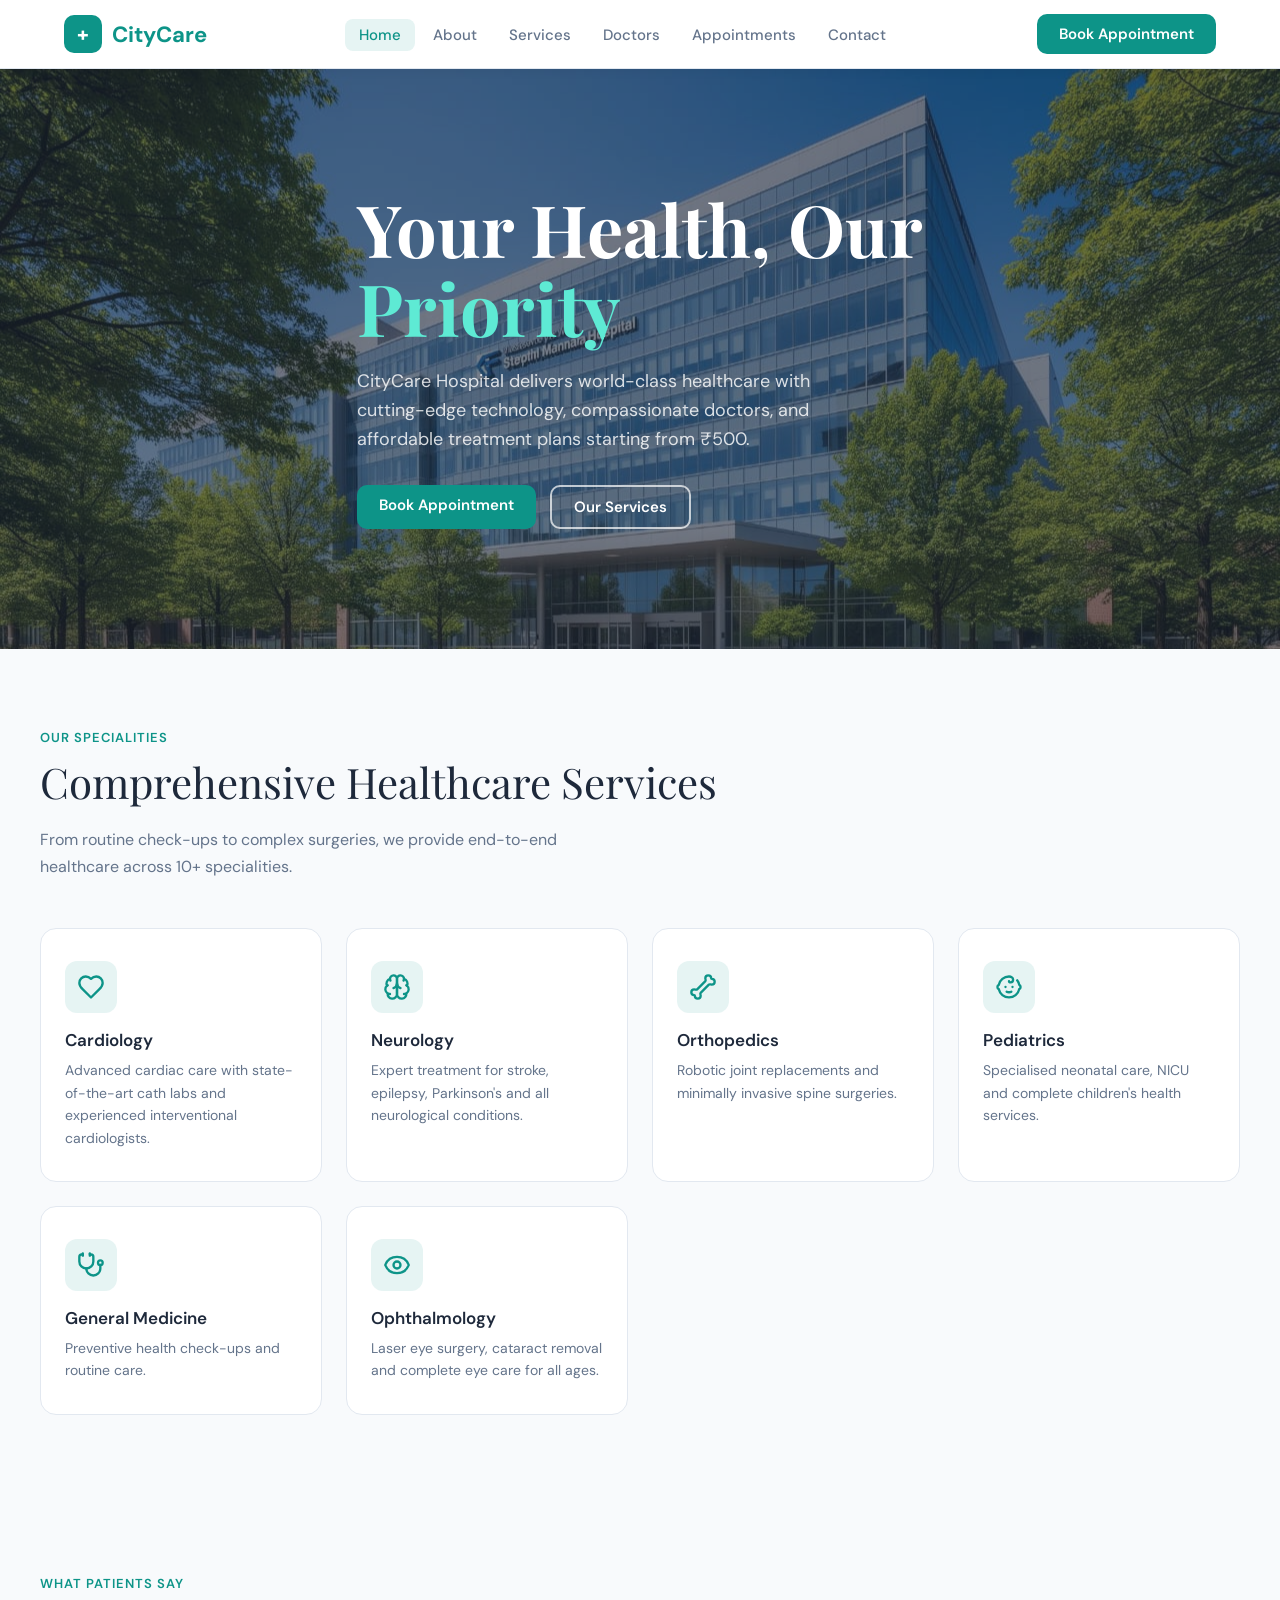
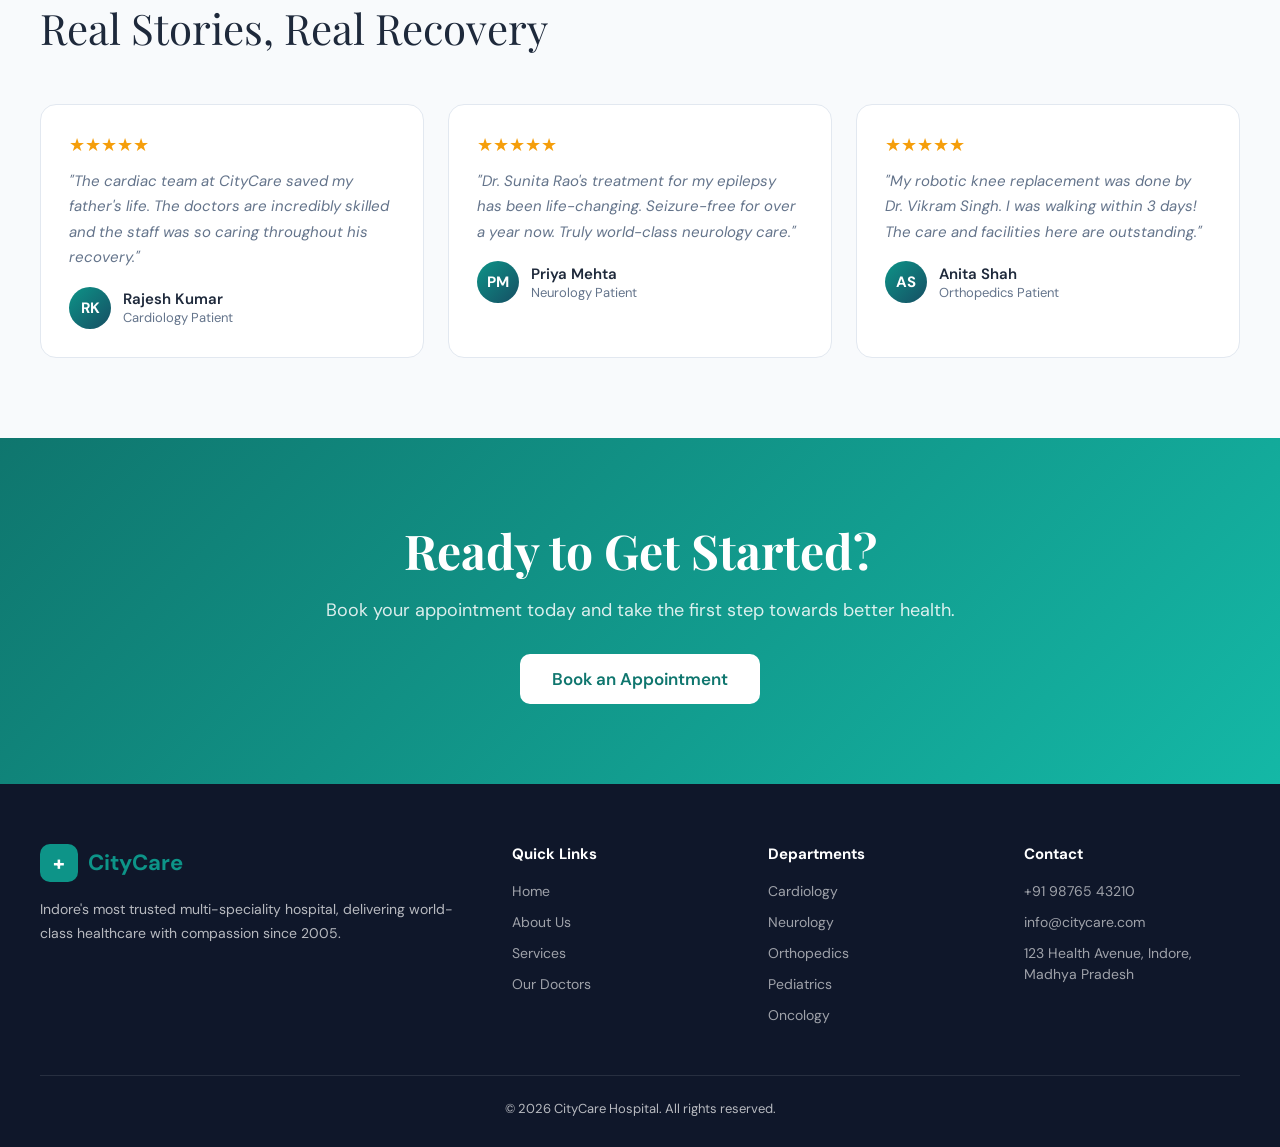
<file: index.html>
<!DOCTYPE html>
<html lang="en">

<head>
  <meta charset="UTF-8">
  <meta name="viewport" content="width=device-width, initial-scale=1.0">
  <title>CityCare Hospital | Home</title>
  <link
    href="https://fonts.googleapis.com/css2?family=Playfair+Display:wght@600;700&family=DM+Sans:wght@300;400;500;600&display=swap"
    rel="stylesheet">
  <link rel="stylesheet" href="style.css">

</head>

<body>

  <nav>
    <div class="nav-inner">
      <a class="logo" href="index.html">
        <div class="logo-icon">+</div>
        <span class="logo-text">
          City<span class="highlight">Care</span>
        </span>
      </a>
      <ul class="nav-links">
        <li><a href="index.html" class="active">Home</a></li>
        <li><a href="about.html">About</a></li>
        <li><a href="services.html">Services</a></li>
        <li><a href="doctors.html">Doctors</a></li>
        <li><a href="appointments.html">Appointments</a></li>
        <li><a href="contact.html">Contact</a></li>
      </ul>
      <a class="btn-primary" href="appointments.html">Book Appointment</a>
    </div>
  </nav>

  <!-- HERO -->
  <section class="hero">
    <div class="hero-bg"></div>
    <div class="hero-content">
      <h1>Your Health, Our<br><em>Priority</em></h1>
      <p>CityCare Hospital delivers world-class healthcare with cutting-edge technology, compassionate doctors, and
        affordable treatment plans starting from ₹500.</p>
      <div class="hero-btns">
        <a class="btn-primary" href="appointments.html">Book Appointment </a>
        <a class="btn-outline" href="services.html">Our Services</a>
      </div>
    </div>
  </section>


  <!-- SERVICES -->
  <section class="section" style="background:var(--light);">
    <div class="container">
      <div class="section-label">Our Specialities</div>
      <div class="section-title">Comprehensive Healthcare Services</div>
      <p class="section-sub">From routine check-ups to complex surgeries, we provide end-to-end healthcare across 10+
        specialities.</p>
      <div class="services-grid">
        <div class="service-card">
          <div class="service-icon">
            <svg xmlns="http://www.w3.org/2000/svg" width="24" height="24" viewBox="0 0 24 24" fill="none"
              stroke="currentColor" stroke-width="2" stroke-linecap="round" stroke-linejoin="round"
              class="lucide lucide-heart w-6 h-6 text-primary group-hover:text-primary-foreground transition-colors">
              <path
                d="M19 14c1.49-1.46 3-3.21 3-5.5A5.5 5.5 0 0 0 16.5 3c-1.76 0-3 .5-4.5 2-1.5-1.5-2.74-2-4.5-2A5.5 5.5 0 0 0 2 8.5c0 2.3 1.5 4.05 3 5.5l7 7Z">
              </path>
            </svg>
          </div>
          <h3>Cardiology</h3>
          <p>Advanced cardiac care with state-of-the-art cath labs and experienced interventional cardiologists.</p>
        </div>
        <div class="service-card">
          <div class="service-icon">
            <svg xmlns="http://www.w3.org/2000/svg" width="24" height="24" viewBox="0 0 24 24" fill="none"
              stroke="currentColor" stroke-width="2" stroke-linecap="round" stroke-linejoin="round"
              class="lucide lucide-brain w-6 h-6 text-primary group-hover:text-primary-foreground transition-colors">
              <path d="M12 5a3 3 0 1 0-5.997.125 4 4 0 0 0-2.526 5.77 4 4 0 0 0 .556 6.588A4 4 0 1 0 12 18Z"></path>
              <path d="M12 5a3 3 0 1 1 5.997.125 4 4 0 0 1 2.526 5.77 4 4 0 0 1-.556 6.588A4 4 0 1 1 12 18Z"></path>
              <path d="M15 13a4.5 4.5 0 0 1-3-4 4.5 4.5 0 0 1-3 4"></path>
              <path d="M17.599 6.5a3 3 0 0 0 .399-1.375"></path>
              <path d="M6.003 5.125A3 3 0 0 0 6.401 6.5"></path>
              <path d="M3.477 10.896a4 4 0 0 1 .585-.396"></path>
              <path d="M19.938 10.5a4 4 0 0 1 .585.396"></path>
              <path d="M6 18a4 4 0 0 1-1.967-.516"></path>
              <path d="M19.967 17.484A4 4 0 0 1 18 18"></path>
            </svg>
          </div>
          <h3>Neurology</h3>
          <p>Expert treatment for stroke, epilepsy, Parkinson's and all neurological conditions.</p>
        </div>
        <div class="service-card">
          <div class="service-icon">
            <svg xmlns="http://www.w3.org/2000/svg" width="24" height="24" viewBox="0 0 24 24" fill="none"
              stroke="currentColor" stroke-width="2" stroke-linecap="round" stroke-linejoin="round"
              class="lucide lucide-bone w-6 h-6 text-primary group-hover:text-primary-foreground transition-colors">
              <path
                d="M17 10c.7-.7 1.69 0 2.5 0a2.5 2.5 0 1 0 0-5 .5.5 0 0 1-.5-.5 2.5 2.5 0 1 0-5 0c0 .81.7 1.8 0 2.5l-7 7c-.7.7-1.69 0-2.5 0a2.5 2.5 0 0 0 0 5c.28 0 .5.22.5.5a2.5 2.5 0 1 0 5 0c0-.81-.7-1.8 0-2.5Z">
              </path>
            </svg>
          </div>
          <h3>Orthopedics</h3>
          <p>Robotic joint replacements and minimally invasive spine surgeries.</p>
        </div>
        <div class="service-card">
          <div class="service-icon">
            <svg xmlns="http://www.w3.org/2000/svg" width="24" height="24" viewBox="0 0 24 24" fill="none"
              stroke="currentColor" stroke-width="2" stroke-linecap="round" stroke-linejoin="round"
              class="lucide lucide-baby w-6 h-6 text-primary group-hover:text-primary-foreground transition-colors">
              <path d="M9 12h.01"></path>
              <path d="M15 12h.01"></path>
              <path d="M10 16c.5.3 1.2.5 2 .5s1.5-.2 2-.5"></path>
              <path
                d="M19 6.3a9 9 0 0 1 1.8 3.9 2 2 0 0 1 0 3.6 9 9 0 0 1-17.6 0 2 2 0 0 1 0-3.6A9 9 0 0 1 12 3c2 0 3.5 1.1 3.5 2.5s-.9 2.5-2 2.5c-.8 0-1.5-.4-1.5-1">
              </path>
            </svg>
          </div>
          <h3>Pediatrics</h3>
          <p>Specialised neonatal care, NICU and complete children's health services.</p>
        </div>
        <div class="service-card">
          <div class="service-icon">
            <svg xmlns="http://www.w3.org/2000/svg" width="24" height="24" viewBox="0 0 24 24" fill="none"
              stroke="currentColor" stroke-width="2" stroke-linecap="round" stroke-linejoin="round"
              class="lucide lucide-stethoscope w-6 h-6 text-primary group-hover:text-primary-foreground transition-colors">
              <path d="M11 2v2"></path>
              <path d="M5 2v2"></path>
              <path d="M5 3H4a2 2 0 0 0-2 2v4a6 6 0 0 0 12 0V5a2 2 0 0 0-2-2h-1"></path>
              <path d="M8 15a6 6 0 0 0 12 0v-3"></path>
              <circle cx="20" cy="10" r="2"></circle>
            </svg>
          </div>
          <h3>General Medicine</h3>
          <p>Preventive health check-ups and routine care.</p>
        </div>
        <div class="service-card">
          <div class="service-icon">
            <svg xmlns="http://www.w3.org/2000/svg" width="24" height="24" viewBox="0 0 24 24" fill="none"
              stroke="currentColor" stroke-width="2" stroke-linecap="round" stroke-linejoin="round"
              class="lucide lucide-eye w-6 h-6 text-primary group-hover:text-primary-foreground transition-colors">
              <path
                d="M2.062 12.348a1 1 0 0 1 0-.696 10.75 10.75 0 0 1 19.876 0 1 1 0 0 1 0 .696 10.75 10.75 0 0 1-19.876 0">
              </path>
              <circle cx="12" cy="12" r="3"></circle>
            </svg>
          </div>
          <h3>Ophthalmology</h3>
          <p>Laser eye surgery, cataract removal and complete eye care for all ages.</p>
        </div>
      </div>
    </div>
  </section>

  <!-- TESTIMONIALS -->
  <section class="section testimonials">
    <div class="container">
      <div class="section-label">What Patients Say</div>
      <div class="section-title">Real Stories, Real Recovery</div>
      <div class="test-grid">
        <div class="test-card">
          <div class="stars">★★★★★</div>
          <p>"The cardiac team at CityCare saved my father's life. The doctors are incredibly skilled and the staff was
            so caring throughout his recovery."</p>
          <div class="test-author">
            <div class="test-avatar">RK</div>
            <div>
              <div class="test-name">Rajesh Kumar</div>
              <div class="test-dept">Cardiology Patient</div>
            </div>
          </div>
        </div>
        <div class="test-card">
          <div class="stars">★★★★★</div>
          <p>"Dr. Sunita Rao's treatment for my epilepsy has been life-changing. Seizure-free for over a year now. Truly
            world-class neurology care."</p>
          <div class="test-author">
            <div class="test-avatar">PM</div>
            <div>
              <div class="test-name">Priya Mehta</div>
              <div class="test-dept">Neurology Patient</div>
            </div>
          </div>
        </div>
        <div class="test-card">
          <div class="stars">★★★★★</div>
          <p>"My robotic knee replacement was done by Dr. Vikram Singh. I was walking within 3 days! The care and
            facilities here are outstanding."</p>
          <div class="test-author">
            <div class="test-avatar">AS</div>
            <div>
              <div class="test-name">Anita Shah</div>
              <div class="test-dept">Orthopedics Patient</div>
            </div>
          </div>
        </div>
      </div>
    </div>
  </section>

  <!-- CTA -->
  <section class="cta-section">
    <div class="container">
      <h2>Ready to Get Started?</h2>
      <p>Book your appointment today and take the first step towards better health.</p>
      <a class="btn-primary" href="appointments.html"
        style="background:white;color:var(--teal-dark);font-size:17px;padding:14px 32px;">Book an Appointment </a>
    </div>
  </section>

  <!-- FOOTER -->
  <footer>
    <div class="footer-grid">
      <div>
        <a class="logo" href="index.html">
          <div class="logo-icon">+</div>
          <span class="logo-text">
            City<span class="highlight">Care</span>
          </span>
        </a>
        <p style="margin-top:16px;font-size:14px;line-height:1.7;">Indore's most trusted multi-speciality hospital,
          delivering world-class healthcare with compassion since 2005.</p>
      </div>
      <div class="footer-col">
        <h4>Quick Links</h4>
        <ul>
          <li><a href="index.html">Home</a></li>
          <li><a href="about.html">About Us</a></li>
          <li><a href="services.html">Services</a></li>
          <li><a href="doctors.html">Our Doctors</a></li>
        </ul>
      </div>
      <div class="footer-col">
        <h4>Departments</h4>
        <ul>
          <li><a>Cardiology</a></li>
          <li><a>Neurology</a></li>
          <li><a>Orthopedics</a></li>
          <li><a>Pediatrics</a></li>
          <li><a>Oncology</a></li>
        </ul>
      </div>
      <div class="footer-col">
        <h4>Contact</h4>
        <ul>
          <li><a>+91 98765 43210</a></li>
          <li><a>info@citycare.com</a></li>
          <li><a>123 Health Avenue, Indore, Madhya Pradesh</a></li>
        </ul>
      </div>
    </div>
    <div class="footer-bottom">© 2026 CityCare Hospital. All rights reserved.</div>
  </footer>


  <div class="toast" id="toast"></div>
  <script src="script.js"></script>

  <!-- Chatbot -->
<script>
  window.watsonAssistantChatOptions = {
    integrationID: "9f8c5684-d32d-4181-a7be-8cb6bd917f0b", // The ID of this integration.
    region: "au-syd", // The region your integration is hosted in.
    serviceInstanceID: "d3238ef4-76ef-498e-b10d-9a0ee1b70a97", // The ID of your service instance.
    onLoad: async (instance) => { await instance.render(); }
  };
  setTimeout(function(){
    const t=document.createElement('script');
    t.src="https://web-chat.global.assistant.watson.appdomain.cloud/versions/" + (window.watsonAssistantChatOptions.clientVersion || 'latest') + "/WatsonAssistantChatEntry.js";
    document.head.appendChild(t);
  });
</script>

</body>

</html>
</file>
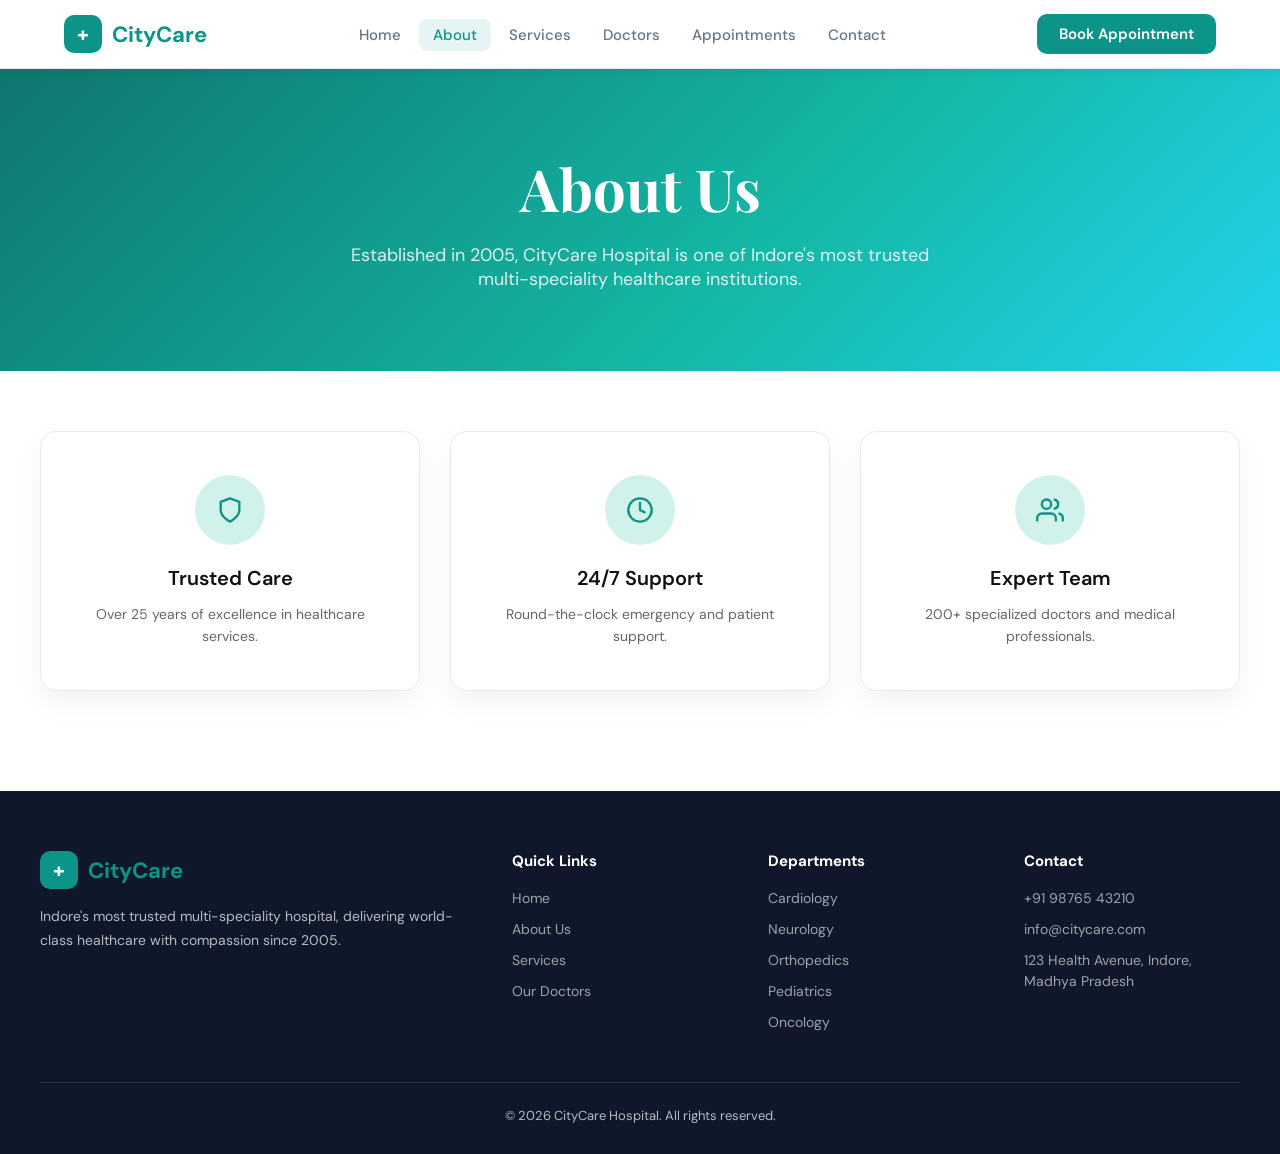
<file: about.html>
<!DOCTYPE html>
<html lang="en">

<head>
  <meta charset="UTF-8">
  <meta name="viewport" content="width=device-width, initial-scale=1.0">
  <title>CityCare Hospital | About Us</title>
  <link
    href="https://fonts.googleapis.com/css2?family=Playfair+Display:wght@600;700&family=DM+Sans:wght@300;400;500;600&display=swap"
    rel="stylesheet">
  <link rel="stylesheet" href="style.css">

</head>

<body>


  <nav>
    <div class="nav-inner">
      <a class="logo" href="index.html">
        <div class="logo-icon">+</div>
        <span class="logo-text">
          City<span class="highlight">Care</span>
        </span>
      </a>
      <ul class="nav-links">
        <li><a href="index.html">Home</a></li>
        <li><a href="about.html" class="active">About</a></li>
        <li><a href="services.html">Services</a></li>
        <li><a href="doctors.html">Doctors</a></li>
        <li><a href="appointments.html">Appointments</a></li>
        <li><a href="contact.html">Contact</a></li>
      </ul>
      <a class="btn-primary" href="appointments.html">Book Appointment</a>
    </div>
  </nav>

  <div class="page-hero">
    <h1>About Us</h1>
    <p>Established in 2005, CityCare Hospital is one of Indore's most trusted multi-speciality healthcare institutions.
    </p>
  </div>


  <!-- 3 Cards Section -->
  <section>
    <div class="cards-3">

      <div class="card">
        <div class="card-ico">
          <svg width="28" height="28" viewBox="0 0 24 24" fill="none" stroke="currentColor" stroke-width="2"
            stroke-linecap="round" stroke-linejoin="round">
            <path d="M12 22s8-4 8-10V5l-8-3-8 3v7c0 6 8 10 8 10z" />
          </svg>
        </div>
        <h3>Trusted Care</h3>
        <p>Over 25 years of excellence in healthcare services.</p>
      </div>

      <div class="card">
        <div class="card-ico">
          <svg width="28" height="28" viewBox="0 0 24 24" fill="none" stroke="currentColor" stroke-width="2"
            stroke-linecap="round" stroke-linejoin="round">
            <circle cx="12" cy="12" r="10" />
            <polyline points="12 6 12 12 16 14" />
          </svg>
        </div>
        <h3>24/7 Support</h3>
        <p>Round-the-clock emergency and patient support.</p>
      </div>

      <div class="card">
        <div class="card-ico">
          <svg width="28" height="28" viewBox="0 0 24 24" fill="none" stroke="currentColor" stroke-width="2"
            stroke-linecap="round" stroke-linejoin="round">
            <path d="M17 21v-2a4 4 0 0 0-4-4H5a4 4 0 0 0-4 4v2" />
            <circle cx="9" cy="7" r="4" />
            <path d="M23 21v-2a4 4 0 0 0-3-3.87" />
            <path d="M16 3.13a4 4 0 0 1 0 7.75" />
          </svg>
        </div>
        <h3>Expert Team</h3>
        <p>200+ specialized doctors and medical professionals.</p>
      </div>

    </div>
  </section>

  <!-- FOOTER -->
  <footer>
    <div class="footer-grid">
      <div>
        <a class="logo" href="index.html">
          <div class="logo-icon">+</div>
          <span class="logo-text">
            City<span class="highlight">Care</span>
          </span>
        </a>
        <p style="margin-top:16px;font-size:14px;line-height:1.7;">Indore's most trusted multi-speciality hospital,
          delivering world-class healthcare with compassion since 2005.</p>
      </div>
      <div class="footer-col">
        <h4>Quick Links</h4>
        <ul>
          <li><a href="index.html">Home</a></li>
          <li><a href="about.html">About Us</a></li>
          <li><a href="services.html">Services</a></li>
          <li><a href="doctors.html">Our Doctors</a></li>
        </ul>
      </div>
      <div class="footer-col">
        <h4>Departments</h4>
        <ul>
          <li><a>Cardiology</a></li>
          <li><a>Neurology</a></li>
          <li><a>Orthopedics</a></li>
          <li><a>Pediatrics</a></li>
          <li><a>Oncology</a></li>
        </ul>
      </div>
      <div class="footer-col">
        <h4>Contact</h4>
        <ul>
          <li><a>+91 98765 43210</a></li>
          <li><a>info@citycare.com</a></li>
          <li><a>123 Health Avenue, Indore, Madhya Pradesh</a></li>
        </ul>
      </div>
    </div>
    <div class="footer-bottom">© 2026 CityCare Hospital. All rights reserved.</div>
  </footer>
  <div class="toast" id="toast"></div>
  <script src="script.js"></script>
  <!-- Chatbot -->
<script>
  window.watsonAssistantChatOptions = {
    integrationID: "9f8c5684-d32d-4181-a7be-8cb6bd917f0b", // The ID of this integration.
    region: "au-syd", // The region your integration is hosted in.
    serviceInstanceID: "d3238ef4-76ef-498e-b10d-9a0ee1b70a97", // The ID of your service instance.
    onLoad: async (instance) => { await instance.render(); }
  };
  setTimeout(function(){
    const t=document.createElement('script');
    t.src="https://web-chat.global.assistant.watson.appdomain.cloud/versions/" + (window.watsonAssistantChatOptions.clientVersion || 'latest') + "/WatsonAssistantChatEntry.js";
    document.head.appendChild(t);
  });
</script>
</body>

</html>
</file>
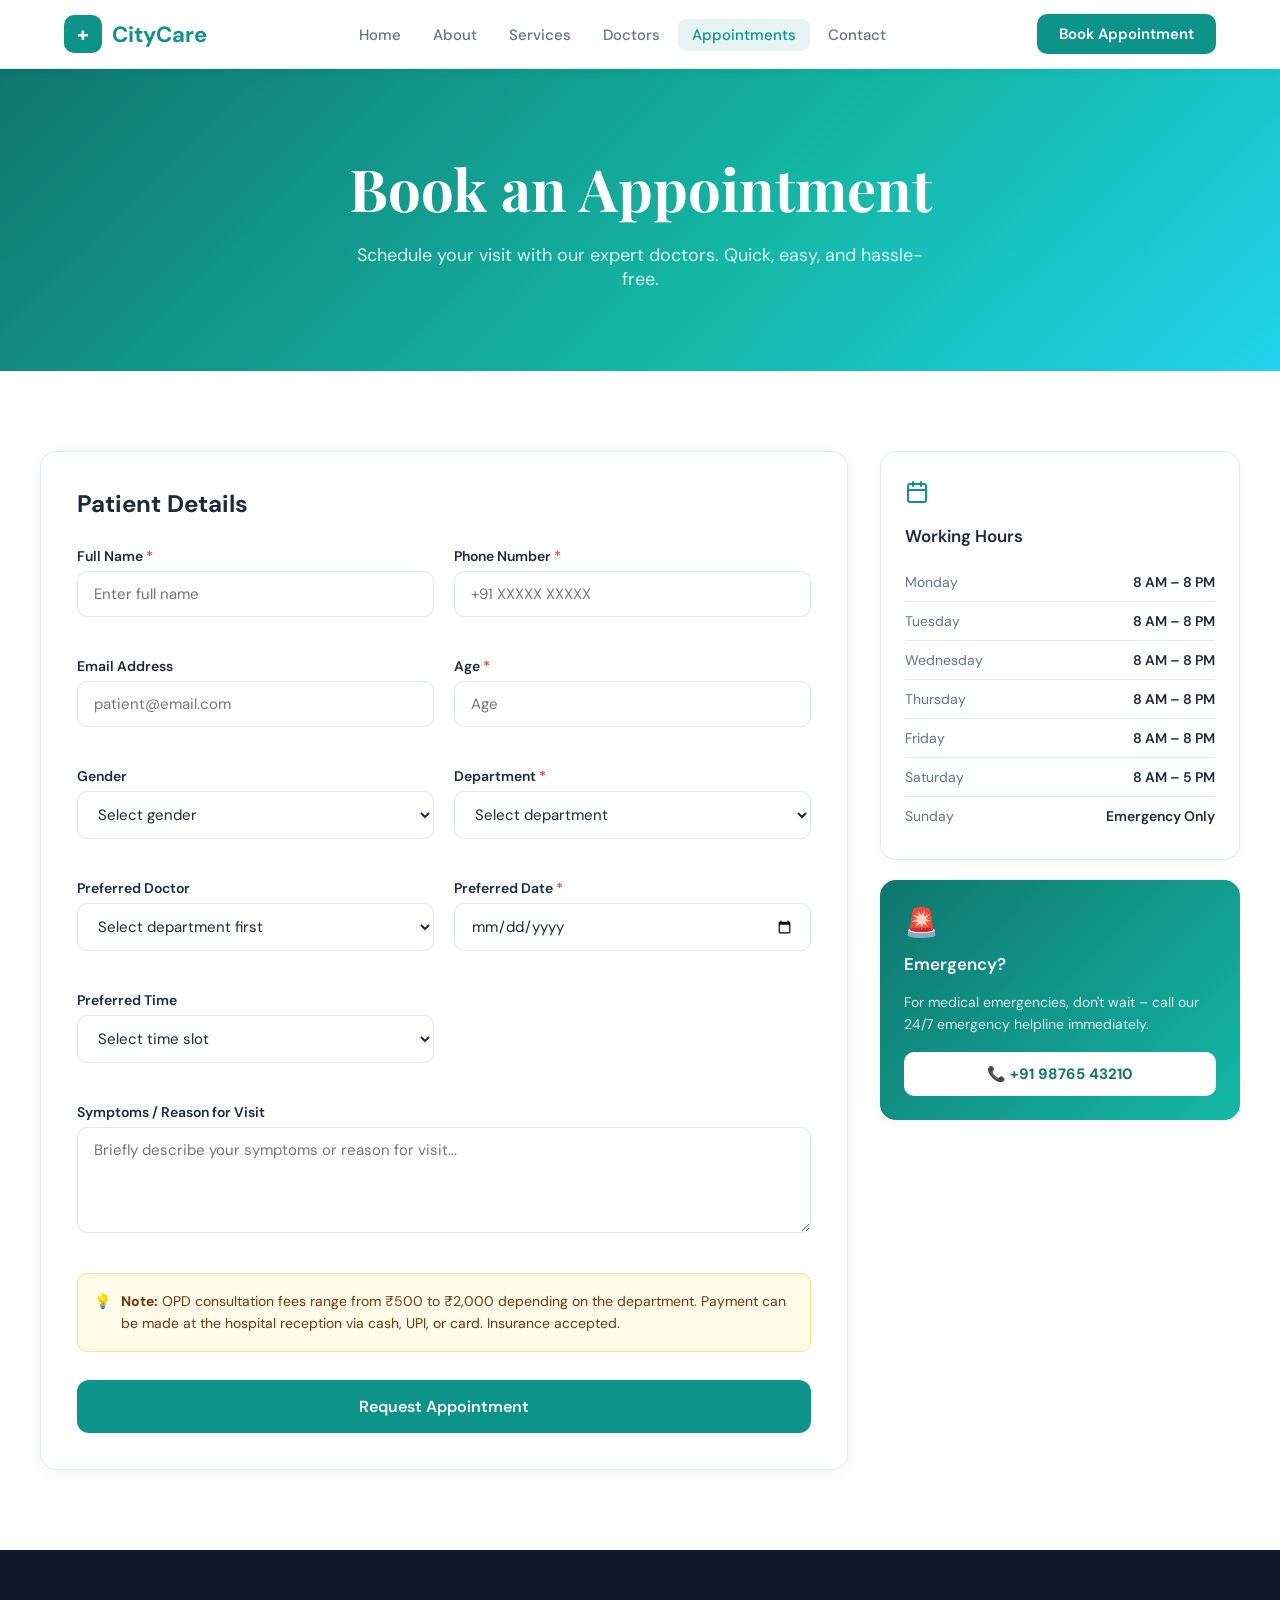
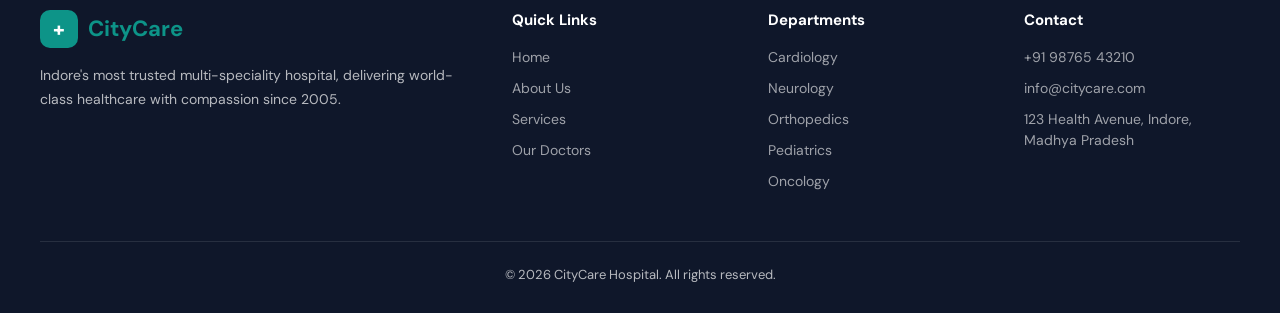
<file: appointments.html>
<!DOCTYPE html>
<html lang="en">

<head>
  <meta charset="UTF-8">
  <meta name="viewport" content="width=device-width, initial-scale=1.0">
  <title>CityCare Hospital | Book Appointment</title>
  <link
    href="https://fonts.googleapis.com/css2?family=Playfair+Display:wght@600;700&family=DM+Sans:wght@300;400;500;600&display=swap"
    rel="stylesheet">
  <link rel="stylesheet" href="style.css">
</head>

<body>

  <nav>
    <div class="nav-inner">
      <a class="logo" href="index.html">
        <div class="logo-icon">+</div>
        <span class="logo-text">
          City<span class="highlight">Care</span>
        </span>
      </a>
      <ul class="nav-links">
        <li><a href="index.html">Home</a></li>
        <li><a href="about.html">About</a></li>
        <li><a href="services.html">Services</a></li>
        <li><a href="doctors.html">Doctors</a></li>
        <li><a href="appointments.html" class="active">Appointments</a></li>
        <li><a href="contact.html">Contact</a></li>
      </ul>
      <a class="btn-primary" href="appointments.html">Book Appointment</a>
    </div>
  </nav>

  <div class="page-hero">
    <h1>Book an Appointment</h1>
    <p>Schedule your visit with our expert doctors. Quick, easy, and hassle-free.</p>
  </div>

  <section class="section">
    <div class="container">
      <div class="appt-layout">
        <div class="appt-form-card">
          <h2>Patient Details</h2>
          <div class="form-grid">
            <div class="form-group">
              <label>Full Name <span>*</span></label>
              <input class="form-control" type="text" id="patientName" placeholder="Enter full name">
            </div>
            <div class="form-group">
              <label>Phone Number <span>*</span></label>
              <input class="form-control" type="tel" id="phone" placeholder="+91 XXXXX XXXXX">
            </div>
            <div class="form-group">
              <label>Email Address</label>
              <input class="form-control" type="email" id="email"  placeholder="patient@email.com">
            </div>
            <div class="form-group">
              <label>Age <span>*</span></label>
              <input class="form-control" type="number" id="age"  placeholder="Age" min="0" max="120">
            </div>
            <div class="form-group">
              <label>Gender</label>
              <select class="form-control" id="gender">
                <option value="">Select gender</option>
                <option>Male</option>
                <option>Female</option>
                <option>Other</option>
                <option>Prefer not to say</option>
              </select>
            </div>
            <div class="form-group">
              <label>Department <span>*</span></label>
              <select class="form-control" id="deptSelect" onchange="updateDoctors()">
                <option value="">Select department</option>
                <option>Cardiology</option>
                <option>Neurology</option>
                <option>Orthopedics</option>
                <option>Pediatrics</option>
                <option>Oncology</option>
                <option>Ophthalmology</option>
                <option>Dental</option>
                <option>General Medicine</option>
              </select>
            </div>
            <div class="form-group">
              <label>Preferred Doctor</label>
              <select class="form-control" id="doctorSelect">
                <option value="">Select department first</option>
              </select>
            </div>
            <div class="form-group">
              <label>Preferred Date <span>*</span></label>
              <input class="form-control" type="date" id="apptDate">
            </div>
            <div class="form-group">
              <label>Preferred Time</label>
              <select class="form-control" id="timeSlot">
                <option value="">Select time slot</option>
                <option>8:00 AM – 9:00 AM</option>
                <option>9:00 AM – 10:00 AM</option>
                <option>10:00 AM – 11:00 AM</option>
                <option>11:00 AM – 12:00 PM</option>
                <option>2:00 PM – 3:00 PM</option>
                <option>3:00 PM – 4:00 PM</option>
                <option>4:00 PM – 5:00 PM</option>
                <option>5:00 PM – 6:00 PM</option>
              </select>
            </div>
            <div class="form-group full">
              <label>Symptoms / Reason for Visit</label>
              <textarea class="form-control" rows="4"
                placeholder="Briefly describe your symptoms or reason for visit..."></textarea>
            </div>
          </div>
          <div class="note-box">
            <span>💡</span>
            <span><strong>Note:</strong> OPD consultation fees range from ₹500 to ₹2,000 depending on the department.
              Payment can be made at the hospital reception via cash, UPI, or card. Insurance accepted.</span>
          </div>
          <button class="btn-submit" onclick="submitForm()">Request Appointment </button>
        </div>

        <div class="appt-sidebar">
          <div class="sidebar-card">
            <div class="card-icon"><svg xmlns="http://www.w3.org/2000/svg" width="24" height="24" viewBox="0 0 24 24"
                fill="none" stroke="currentColor" stroke-width="2" stroke-linecap="round" stroke-linejoin="round"
                class="lucide lucide-calendar w-8 h-8 text-primary mb-3">
                <path d="M8 2v4"></path>
                <path d="M16 2v4"></path>
                <rect width="18" height="18" x="3" y="4" rx="2"></rect>
                <path d="M3 10h18"></path>
              </svg></div>
            <h3>Working Hours</h3>
            <div class="hours-row"><span class="day">Monday</span><span class="time">8 AM – 8 PM</span></div>
            <div class="hours-row"><span class="day">Tuesday</span><span class="time">8 AM – 8 PM</span></div>
            <div class="hours-row"><span class="day">Wednesday</span><span class="time">8 AM – 8 PM</span></div>
            <div class="hours-row"><span class="day">Thursday</span><span class="time">8 AM – 8 PM</span></div>
            <div class="hours-row"><span class="day">Friday</span><span class="time">8 AM – 8 PM</span></div>
            <div class="hours-row"><span class="day">Saturday</span><span class="time">8 AM – 5 PM</span></div>
            <div class="hours-row"><span class="day">Sunday</span><span class="time">Emergency Only</span></div>
          </div>

          <div class="sidebar-card emergency-card">
            <div class="card-icon">🚨</div>
            <h3>Emergency?</h3>
            <p>For medical emergencies, don't wait – call our 24/7 emergency helpline immediately.</p>
            <button class="emergency-btn">📞 +91 98765 43210</button>
          </div>
        </div>
      </div>
    </div>
  </section>

  <footer>
    <div class="footer-grid">
      <div>
        <a class="logo" href="index.html">
          <div class="logo-icon">+</div>
          <span class="logo-text">
            City<span class="highlight">Care</span>
          </span>
        </a>
        <p style="margin-top:16px;font-size:14px;line-height:1.7;">Indore's most trusted multi-speciality hospital,
          delivering world-class healthcare with compassion since 2005.</p>
      </div>
      <div class="footer-col">
        <h4>Quick Links</h4>
        <ul>
          <li><a href="index.html">Home</a></li>
          <li><a href="about.html">About Us</a></li>
          <li><a href="services.html">Services</a></li>
          <li><a href="doctors.html">Our Doctors</a></li>
        </ul>
      </div>
      <div class="footer-col">
        <h4>Departments</h4>
        <ul>
          <li><a>Cardiology</a></li>
          <li><a>Neurology</a></li>
          <li><a>Orthopedics</a></li>
          <li><a>Pediatrics</a></li>
          <li><a>Oncology</a></li>
        </ul>
      </div>
      <div class="footer-col">
        <h4>Contact</h4>
        <ul>
          <li><a>+91 98765 43210</a></li>
          <li><a>info@citycare.com</a></li>
          <li><a>123 Health Avenue, Indore, Madhya Pradesh</a></li>
        </ul>
      </div>
    </div>
    <div class="footer-bottom">© 2026 CityCare Hospital. All rights reserved.</div>
  </footer>

  <div class="toast" id="toast"></div>
  <script src="script.js"></script>



  <!-- Chatbot -->
<script>
  window.watsonAssistantChatOptions = {
    integrationID: "9f8c5684-d32d-4181-a7be-8cb6bd917f0b", // The ID of this integration.
    region: "au-syd", // The region your integration is hosted in.
    serviceInstanceID: "d3238ef4-76ef-498e-b10d-9a0ee1b70a97", // The ID of your service instance.
    onLoad: async (instance) => { await instance.render(); }
  };
  setTimeout(function(){
    const t=document.createElement('script');
    t.src="https://web-chat.global.assistant.watson.appdomain.cloud/versions/" + (window.watsonAssistantChatOptions.clientVersion || 'latest') + "/WatsonAssistantChatEntry.js";
    document.head.appendChild(t);
  });
</script>
</body>

</html>
</file>
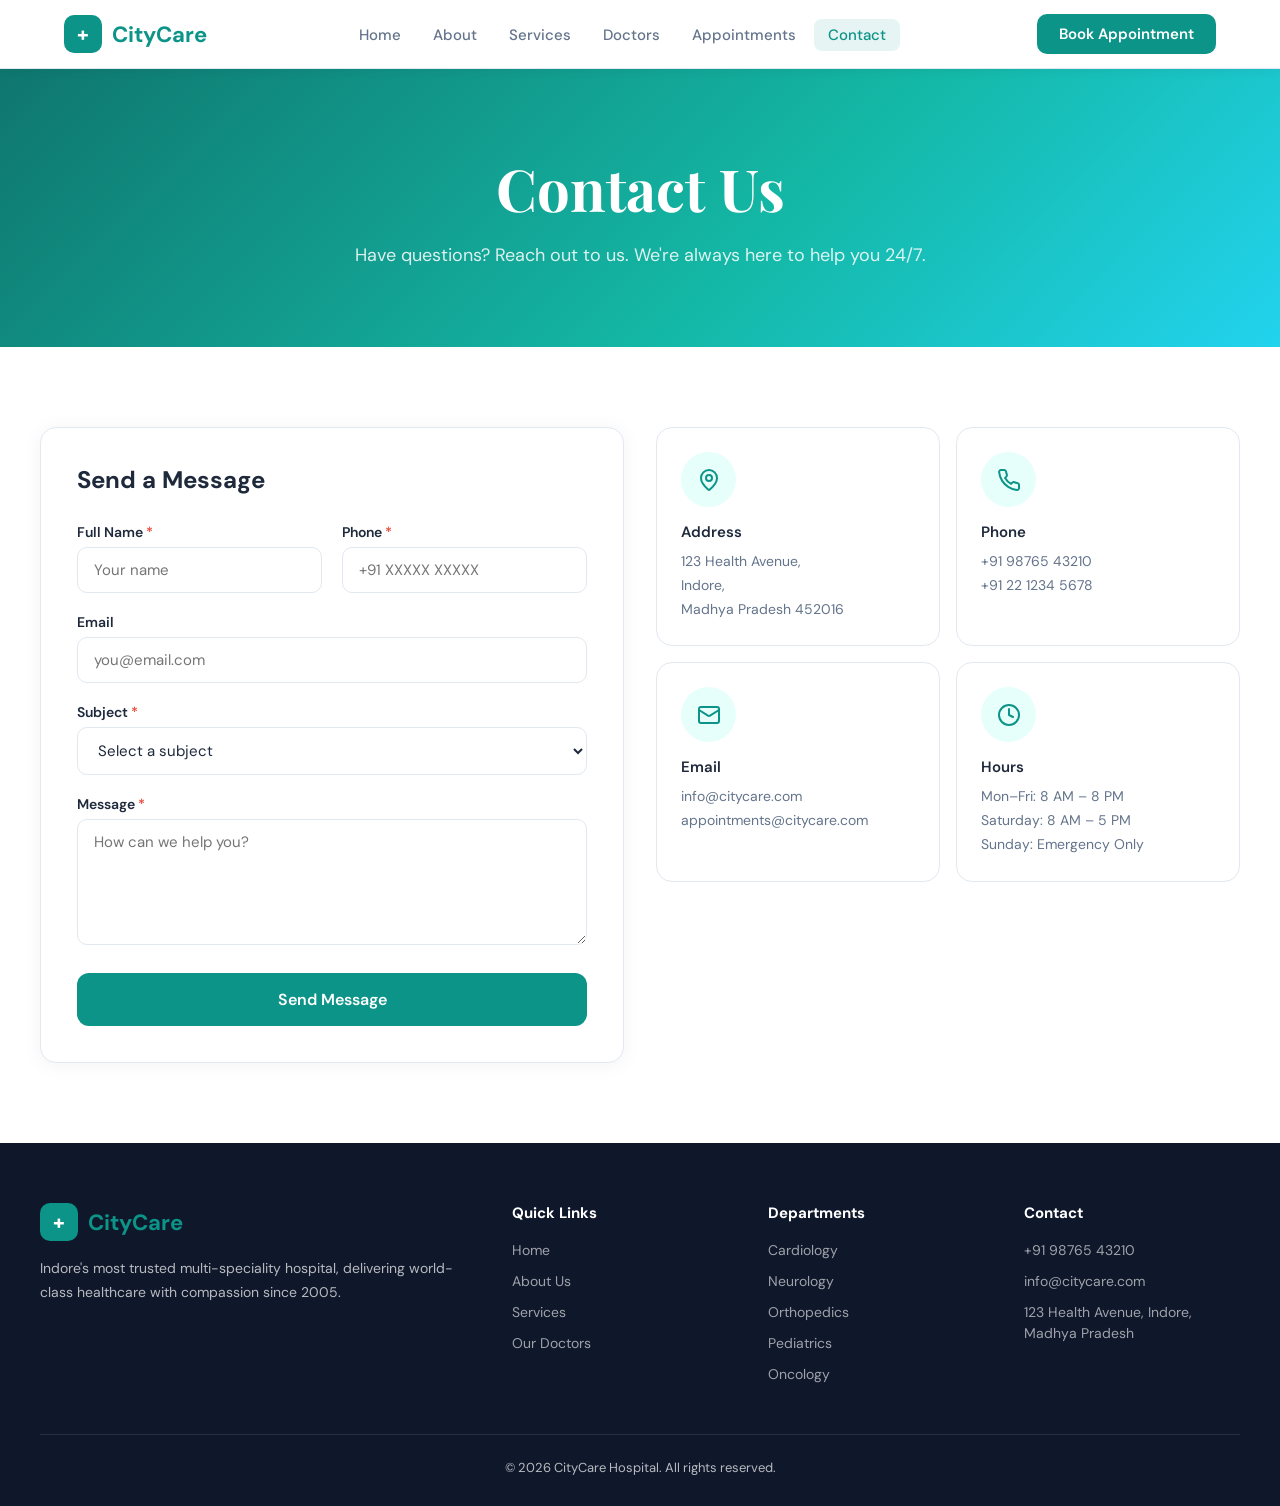
<file: contact.html>
<!DOCTYPE html>
<html lang="en">

<head>
  <meta charset="UTF-8">
  <meta name="viewport" content="width=device-width, initial-scale=1.0">
  <title>CityCare Hospital | Contact Us</title>
  <link
    href="https://fonts.googleapis.com/css2?family=Playfair+Display:wght@600;700&family=DM+Sans:wght@300;400;500;600&display=swap"
    rel="stylesheet">
  <link rel="stylesheet" href="style.css">
</head>

<body>

  <nav>
    <div class="nav-inner">
      <a class="logo" href="index.html">
        <div class="logo-icon">+</div>
        <span class="logo-text">
          City<span class="highlight">Care</span>
        </span>
      </a>
      <ul class="nav-links">
        <li><a href="index.html">Home</a></li>
        <li><a href="about.html">About</a></li>
        <li><a href="services.html">Services</a></li>
        <li><a href="doctors.html">Doctors</a></li>
        <li><a href="appointments.html">Appointments</a></li>
        <li><a href="contact.html" class="active">Contact</a></li>
      </ul>
      <a class="btn-primary" href="appointments.html">Book Appointment</a>
    </div>
  </nav>

  <div class="page-hero">
    <h1>Contact Us</h1>
    <p>Have questions? Reach out to us. We're always here to help you 24/7.</p>
  </div>

  <section class="section">
    <div class="container">
      <div class="contact-layout">

        <!-- FORM -->
        <div class="form-card">
  <h2>Send a Message</h2>

  <form id="contactForm">

    <div class="form-row">
      <div class="form-group">
        <label>Full Name <span>*</span></label>
        <input class="form-control" type="text" id="contactName" placeholder="Your name">
      </div>

      <div class="form-group">
        <label>Phone <span>*</span></label>
        <input class="form-control" type="tel" id="contactPhone" placeholder="+91 XXXXX XXXXX">
      </div>
    </div>

    <div class="form-group">
      <label>Email</label>
      <input class="form-control" type="email" id="contactEmail" placeholder="you@email.com">
    </div>

    <div class="form-group">
      <label>Subject <span>*</span></label>
      <select class="form-control" id="contactSubject">
        <option value="">Select a subject</option>
        <option>General Enquiry</option>
        <option>Appointment Related</option>
        <option>Billing & Insurance</option>
        <option>Medical Records</option>
        <option>Feedback / Complaint</option>
        <option>Other</option>
      </select>
    </div>

    <div class="form-group">
      <label>Message <span>*</span></label>
      <textarea class="form-control" id="contactMessage" rows="5"
        placeholder="How can we help you?"></textarea>
    </div>

    <button type="submit" class="btn-submit" onclick="submitContact(event)">
      Send Message
    </button>

  </form>
</div>
        <!-- INFO -->
        <div class="info-section">
          <div class="info-grid">
            <div class="info-card">
              <div class="icon"><svg xmlns="http://www.w3.org/2000/svg" width="24" height="24" viewBox="0 0 24 24"
                  fill="none" stroke="currentColor" stroke-width="2" stroke-linecap="round" stroke-linejoin="round"
                  class="lucide lucide-map-pin w-6 h-6 text-primary mb-2">
                  <path
                    d="M20 10c0 4.993-5.539 10.193-7.399 11.799a1 1 0 0 1-1.202 0C9.539 20.193 4 14.993 4 10a8 8 0 0 1 16 0">
                  </path>
                  <circle cx="12" cy="10" r="3"></circle>
                </svg></div>
              <h3>Address</h3>
              <p>123 Health Avenue,<br>Indore,<br>Madhya Pradesh 452016</p>
            </div>
            <div class="info-card">
              <div class="icon"><svg xmlns="http://www.w3.org/2000/svg" width="24" height="24" viewBox="0 0 24 24"
                  fill="none" stroke="currentColor" stroke-width="2" stroke-linecap="round" stroke-linejoin="round"
                  class="lucide lucide-phone w-6 h-6 text-primary mb-2">
                  <path
                    d="M22 16.92v3a2 2 0 0 1-2.18 2 19.79 19.79 0 0 1-8.63-3.07 19.5 19.5 0 0 1-6-6 19.79 19.79 0 0 1-3.07-8.67A2 2 0 0 1 4.11 2h3a2 2 0 0 1 2 1.72 12.84 12.84 0 0 0 .7 2.81 2 2 0 0 1-.45 2.11L8.09 9.91a16 16 0 0 0 6 6l1.27-1.27a2 2 0 0 1 2.11-.45 12.84 12.84 0 0 0 2.81.7A2 2 0 0 1 22 16.92z">
                  </path>
                </svg></div>
              <h3>Phone</h3>
              <p>+91 98765 43210</a><br>+91 22 1234 5678</a></p>
            </div>
            <div class="info-card">
              <div class="icon"><svg xmlns="http://www.w3.org/2000/svg" width="24" height="24" viewBox="0 0 24 24"
                  fill="none" stroke="currentColor" stroke-width="2" stroke-linecap="round" stroke-linejoin="round"
                  class="lucide lucide-mail w-6 h-6 text-primary mb-2">
                  <rect width="20" height="16" x="2" y="4" rx="2"></rect>
                  <path d="m22 7-8.97 5.7a1.94 1.94 0 0 1-2.06 0L2 7"></path>
                </svg></div>
              <h3>Email</h3>
              <p>info@citycare.com</a><br>appointments@citycare.com</a></p>
            </div>
            <div class="info-card">
              <div class="icon"><svg xmlns="http://www.w3.org/2000/svg" width="24" height="24" viewBox="0 0 24 24"
                  fill="none" stroke="currentColor" stroke-width="2" stroke-linecap="round" stroke-linejoin="round"
                  class="lucide lucide-clock w-6 h-6 text-primary mb-2">
                  <circle cx="12" cy="12" r="10"></circle>
                  <polyline points="12 6 12 12 16 14"></polyline>
                </svg></div>
              <h3>Hours</h3>
              <p>Mon–Fri: 8 AM – 8 PM<br>Saturday: 8 AM – 5 PM<br>Sunday: Emergency Only</p>
            </div>
          </div>


  </section>

<footer>
    <div class="footer-grid">
      <div>
        <a class="logo" href="index.html">
          <div class="logo-icon">+</div>
          <span class="logo-text">
            City<span class="highlight">Care</span>
          </span>
        </a>
        <p style="margin-top:16px;font-size:14px;line-height:1.7;">Indore's most trusted multi-speciality hospital,
          delivering world-class healthcare with compassion since 2005.</p>
      </div>
      <div class="footer-col">
        <h4>Quick Links</h4>
        <ul>
          <li><a href="index.html">Home</a></li>
          <li><a href="about.html">About Us</a></li>
          <li><a href="services.html">Services</a></li>
          <li><a href="doctors.html">Our Doctors</a></li>
        </ul>
      </div>
      <div class="footer-col">
        <h4>Departments</h4>
        <ul>
          <li><a>Cardiology</a></li>
          <li><a>Neurology</a></li>
          <li><a>Orthopedics</a></li>
          <li><a>Pediatrics</a></li>
          <li><a>Oncology</a></li>
        </ul>
      </div>
      <div class="footer-col">
        <h4>Contact</h4>
        <ul>
          <li><a>+91 98765 43210</a></li>
          <li><a>info@citycare.com</a></li>
          <li><a>123 Health Avenue, Indore, Madhya Pradesh</a></li>
        </ul>
      </div>
    </div>
    <div class="footer-bottom">© 2026 CityCare Hospital. All rights reserved.</div>
  </footer>

  <div class="toast" id="toast"></div>
  <script src="script.js"></script>

  <!-- Chatbot -->
<script>
  window.watsonAssistantChatOptions = {
    integrationID: "9f8c5684-d32d-4181-a7be-8cb6bd917f0b", // The ID of this integration.
    region: "au-syd", // The region your integration is hosted in.
    serviceInstanceID: "d3238ef4-76ef-498e-b10d-9a0ee1b70a97", // The ID of your service instance.
    onLoad: async (instance) => { await instance.render(); }
  };
  setTimeout(function(){
    const t=document.createElement('script');
    t.src="https://web-chat.global.assistant.watson.appdomain.cloud/versions/" + (window.watsonAssistantChatOptions.clientVersion || 'latest') + "/WatsonAssistantChatEntry.js";
    document.head.appendChild(t);
  });
</script>

</body>

</html>
</file>
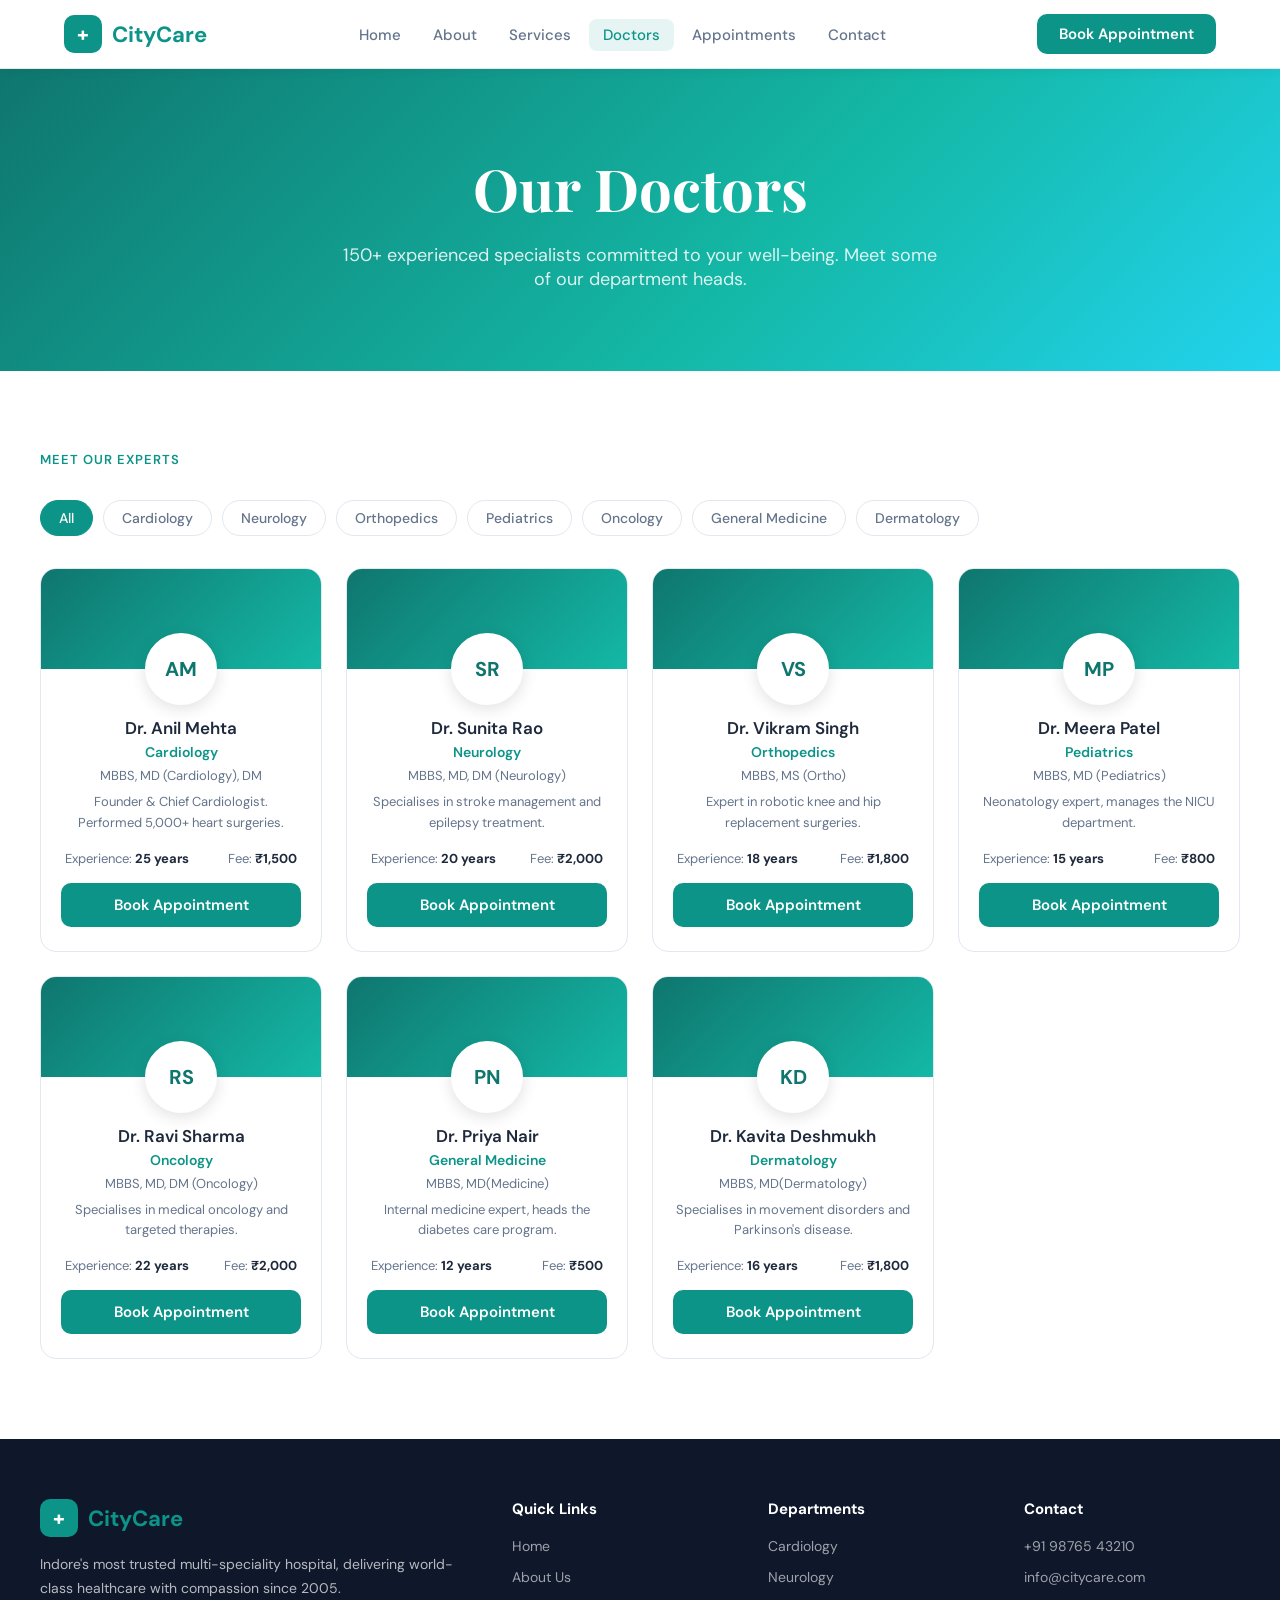
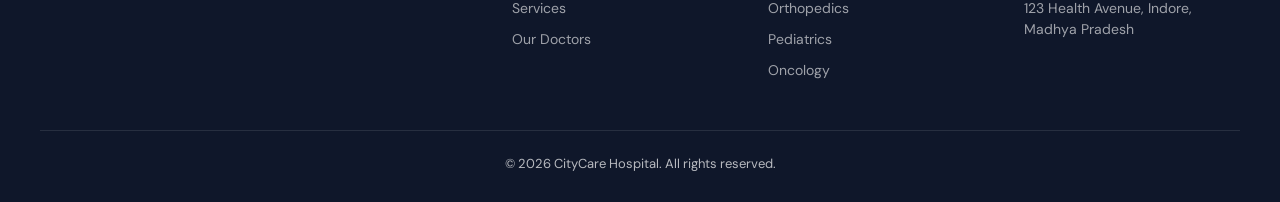
<file: doctors.html>
<!DOCTYPE html>
<html lang="en">

<head>
  <meta charset="UTF-8">
  <meta name="viewport" content="width=device-width, initial-scale=1.0">
  <title>CityCare Hospital | Our Doctors</title>
  <link
    href="https://fonts.googleapis.com/css2?family=Playfair+Display:wght@600;700&family=DM+Sans:wght@300;400;500;600&display=swap"
    rel="stylesheet">
  <link rel="stylesheet" href="style.css">

</head>

<body>

  <nav>
    <div class="nav-inner">
      <a class="logo" href="index.html">
        <div class="logo-icon">+</div>
        <span class="logo-text">
          City<span class="highlight">Care</span>
        </span>
      </a>
      <ul class="nav-links">
        <li><a href="index.html">Home</a></li>
        <li><a href="about.html">About</a></li>
        <li><a href="services.html">Services</a></li>
        <li><a href="doctors.html" class="active">Doctors</a></li>
        <li><a href="appointments.html">Appointments</a></li>
        <li><a href="contact.html">Contact</a></li>
      </ul>
      <a class="btn-primary" href="appointments.html">Book Appointment</a>
    </div>
  </nav>

  <div class="page-hero">
    <h1>Our Doctors</h1>
    <p>150+ experienced specialists committed to your well-being. Meet some of our department heads.</p>
  </div>

  <section class="section">
    <div class="container">
      <div class="section-label">Meet Our Experts</div>
      <div class="filter-bar">
        <button class="filter-btn active" onclick="filterDoctors('All',this)">All</button>
        <button class="filter-btn" onclick="filterDoctors('Cardiology',this)">Cardiology</button>
        <button class="filter-btn" onclick="filterDoctors('Neurology',this)">Neurology</button>
        <button class="filter-btn" onclick="filterDoctors('Orthopedics',this)">Orthopedics</button>
        <button class="filter-btn" onclick="filterDoctors('Pediatrics',this)">Pediatrics</button>
        <button class="filter-btn" onclick="filterDoctors('Oncology',this)">Oncology</button>
        <button class="filter-btn" onclick="filterDoctors('General Medicine',this)">General Medicine</button>
        <button class="filter-btn" onclick="filterDoctors('Dermatology',this)">Dermatology</button>
      </div>
      <div class="doctors-grid" id="doctorsGrid"></div>
    </div>
  </section>

  <footer>
    <div class="footer-grid">
      <div>
        <a class="logo" href="index.html">
          <div class="logo-icon">+</div>
          <span class="logo-text">
            City<span class="highlight">Care</span>
          </span>
        </a>
        <p style="margin-top:16px;font-size:14px;line-height:1.7;">Indore's most trusted multi-speciality hospital,
          delivering world-class healthcare with compassion since 2005.</p>
      </div>
      <div class="footer-col">
        <h4>Quick Links</h4>
        <ul>
          <li><a href="index.html">Home</a></li>
          <li><a href="about.html">About Us</a></li>
          <li><a href="services.html">Services</a></li>
          <li><a href="doctors.html">Our Doctors</a></li>
        </ul>
      </div>
      <div class="footer-col">
        <h4>Departments</h4>
        <ul>
          <li><a>Cardiology</a></li>
          <li><a>Neurology</a></li>
          <li><a>Orthopedics</a></li>
          <li><a>Pediatrics</a></li>
          <li><a>Oncology</a></li>
        </ul>
      </div>
      <div class="footer-col">
        <h4>Contact</h4>
        <ul>
          <li><a>+91 98765 43210</a></li>
          <li><a>info@citycare.com</a></li>
          <li><a>123 Health Avenue, Indore, Madhya Pradesh</a></li>
        </ul>
      </div>
    </div>
    <div class="footer-bottom">© 2026 CityCare Hospital. All rights reserved.</div>
  </footer>

  <div class="toast" id="toast"></div>
  <script>
    const doctors = [
      { initials: 'AM', name: 'Dr. Anil Mehta', dept: 'Cardiology', quals: 'MBBS, MD (Cardiology), DM', desc: 'Founder & Chief Cardiologist. Performed 5,000+ heart surgeries.', exp: '25 years', fee: '₹1,500' },
      { initials: 'SR', name: 'Dr. Sunita Rao', dept: 'Neurology', quals: 'MBBS, MD, DM (Neurology)', desc: 'Specialises in stroke management and epilepsy treatment.', exp: '20 years', fee: '₹2,000' },
      { initials: 'VS', name: 'Dr. Vikram Singh', dept: 'Orthopedics', quals: 'MBBS, MS (Ortho)', desc: 'Expert in robotic knee and hip replacement surgeries.', exp: '18 years', fee: '₹1,800' },
      { initials: 'MP', name: 'Dr. Meera Patel', dept: 'Pediatrics', quals: 'MBBS, MD (Pediatrics)', desc: 'Neonatology expert, manages the NICU department.', exp: '15 years', fee: '₹800' },
      { initials: 'RS', name: 'Dr. Ravi Sharma', dept: 'Oncology', quals: 'MBBS, MD, DM (Oncology)', desc: 'Specialises in medical oncology and targeted therapies.', exp: '22 years', fee: '₹2,000' },
      { initials: 'PN', name: 'Dr. Priya Nair', dept: 'General Medicine', quals: 'MBBS, MD(Medicine)', desc: 'Internal medicine expert, heads the diabetes care program.', exp: '12 years', fee: '₹500' },
      { initials: 'KD', name: 'Dr. Kavita Deshmukh', dept: 'Dermatology', quals: 'MBBS, MD(Dermatology)', desc: "Specialises in movement disorders and Parkinson's disease.", exp: '16 years', fee: '₹1,800' },
    ];

    function filterDoctors(dept, btn) {
      document.querySelectorAll('.filter-btn').forEach(b => b.classList.remove('active'));
      btn.classList.add('active');
      const filtered = dept === 'All' ? doctors : doctors.filter(d => d.dept === dept);
      const grid = document.getElementById('doctorsGrid');
      if (!filtered.length) { grid.innerHTML = '<div class="no-results">No doctors found for this department.</div>'; return; }
      grid.innerHTML = filtered.map(d => `
    <div class="doctor-card">
      <div class="doctor-header"><div class="doctor-avatar">${d.initials}</div></div>
      <div class="doctor-body">
        <h3>${d.name}</h3>
        <div class="doctor-dept">${d.dept}</div>
        <div class="doctor-quals">${d.quals}</div>
        <div class="doctor-desc">${d.desc}</div>
        <div class="doctor-meta"><span>Experience: <strong>${d.exp}</strong></span><span>Fee: <strong>${d.fee}</strong></span></div>
        <a class="btn-book" href="appointments.html">Book Appointment </a>
      </div>
    </div>
  `).join('');
    }

    filterDoctors('All', document.querySelector('.filter-btn'));
  </script>

  <!-- Chatbot -->
<script>
  window.watsonAssistantChatOptions = {
    integrationID: "9f8c5684-d32d-4181-a7be-8cb6bd917f0b", // The ID of this integration.
    region: "au-syd", // The region your integration is hosted in.
    serviceInstanceID: "d3238ef4-76ef-498e-b10d-9a0ee1b70a97", // The ID of your service instance.
    onLoad: async (instance) => { await instance.render(); }
  };
  setTimeout(function(){
    const t=document.createElement('script');
    t.src="https://web-chat.global.assistant.watson.appdomain.cloud/versions/" + (window.watsonAssistantChatOptions.clientVersion || 'latest') + "/WatsonAssistantChatEntry.js";
    document.head.appendChild(t);
  });
</script>

</body>

</html>
</file>
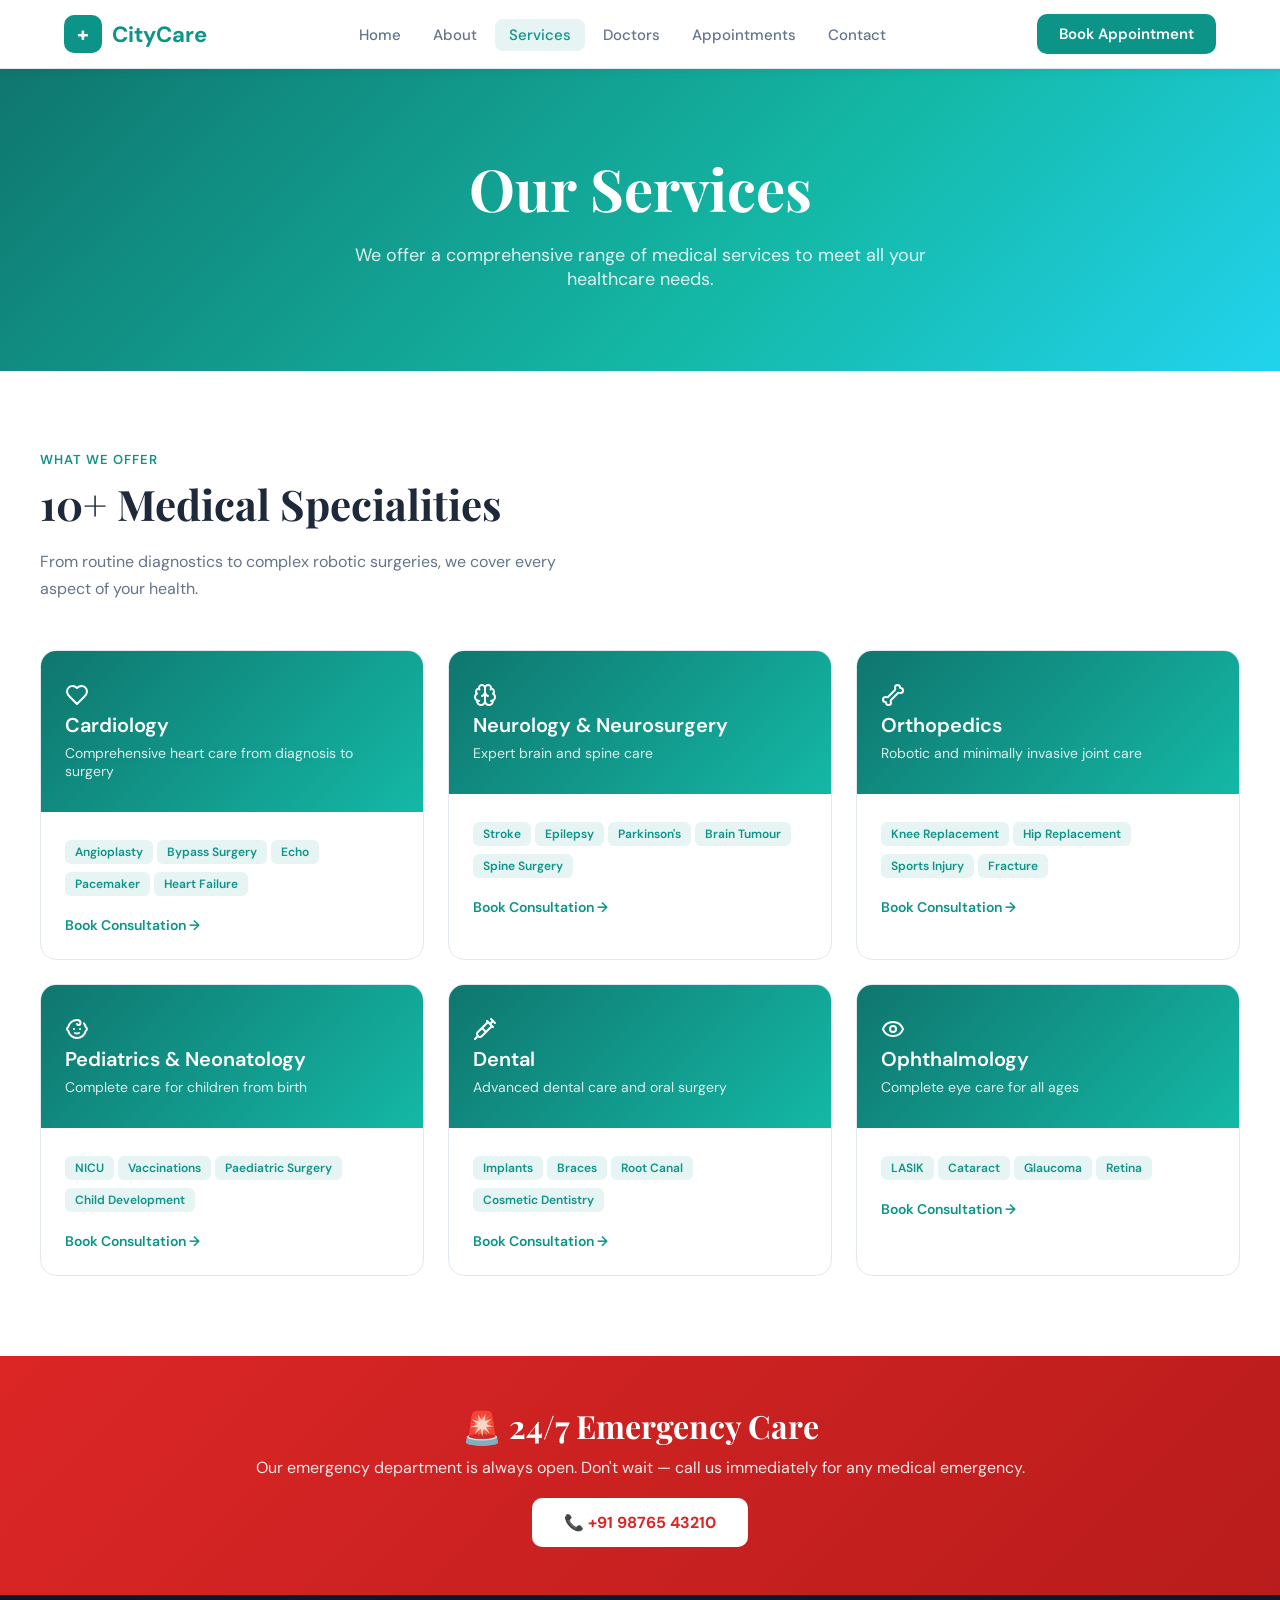
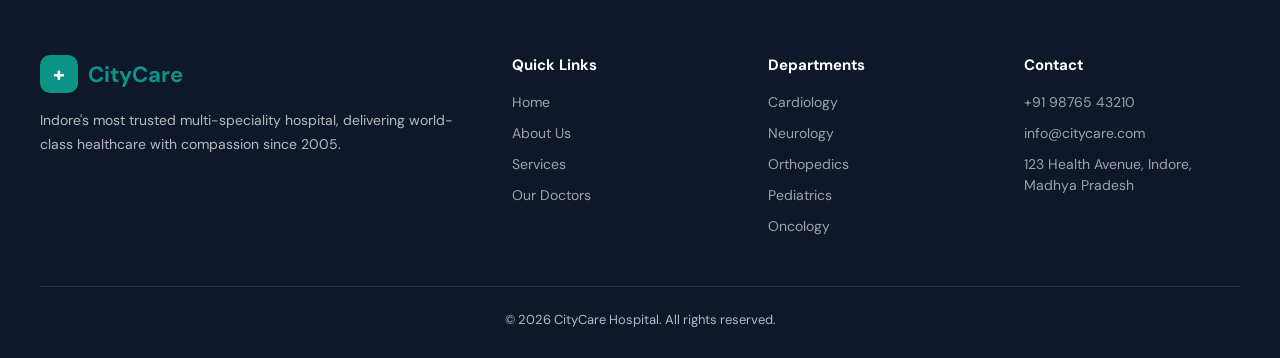
<file: services.html>
<!DOCTYPE html>
<html lang="en">

<head>
  <meta charset="UTF-8">
  <meta name="viewport" content="width=device-width, initial-scale=1.0">
  <title>CityCare Hospital | Services</title>
  <link
    href="https://fonts.googleapis.com/css2?family=Playfair+Display:wght@600;700&family=DM+Sans:wght@300;400;500;600&display=swap"
    rel="stylesheet">
  <link rel="stylesheet" href="style.css">

</head>

<body>

  <nav>
    <div class="nav-inner">
      <a class="logo" href="index.html">
        <div class="logo-icon">+</div>
        <span class="logo-text">
          City<span class="highlight">Care</span>
        </span>
      </a>
      <ul class="nav-links">
        <li><a href="index.html">Home</a></li>
        <li><a href="about.html">About</a></li>
        <li><a href="services.html" class="active">Services</a></li>
        <li><a href="doctors.html">Doctors</a></li>
        <li><a href="appointments.html">Appointments</a></li>
        <li><a href="contact.html">Contact</a></li>
      </ul>
      <a class="btn-primary" href="appointments.html">Book Appointment</a>
    </div>
  </nav>

  <div class="page-hero">
    <h1>Our Services</h1>
    <p>We offer a comprehensive range of medical services to meet all your healthcare needs.</p>
  </div>

  <section class="section">
    <div class="container">
      <div class="section-label">What We Offer</div>
      <h2 class="section-title">10+ Medical Specialities</h2>
      <p class="section-sub">From routine diagnostics to complex robotic surgeries, we cover every aspect of your
        health.</p>
      <div class="services-full-grid">
        <div class="service-full-card">
          <div class="service-full-header">
            <div class="srv-ico">
              <svg xmlns="http://www.w3.org/2000/svg" width="24" height="24" viewBox="0 0 24 24" fill="none"
                stroke="currentColor" stroke-width="2" stroke-linecap="round" stroke-linejoin="round"
                class="lucide lucide-heart w-6 h-6 text-primary group-hover:text-primary-foreground transition-colors">
                <path
                  d="M19 14c1.49-1.46 3-3.21 3-5.5A5.5 5.5 0 0 0 16.5 3c-1.76 0-3 .5-4.5 2-1.5-1.5-2.74-2-4.5-2A5.5 5.5 0 0 0 2 8.5c0 2.3 1.5 4.05 3 5.5l7 7Z">
                </path>
              </svg>
            </div>
            <h3>Cardiology</h3>
            <p>Comprehensive heart care from diagnosis to surgery</p>
          </div>
          <div class="service-full-body"><span class="service-tag">Angioplasty</span><span class="service-tag">Bypass
              Surgery</span><span class="service-tag">Echo</span><span class="service-tag">Pacemaker</span><span
              class="service-tag">Heart Failure</span><br><a class="book-link" href="appointments.html">Book
              Consultation →</a></div>
        </div>
        <div class="service-full-card">
          <div class="service-full-header">
            <div class="srv-ico">
              <svg xmlns="http://www.w3.org/2000/svg" width="24" height="24" viewBox="0 0 24 24" fill="none"
                stroke="currentColor" stroke-width="2" stroke-linecap="round" stroke-linejoin="round"
                class="lucide lucide-brain w-6 h-6 text-primary group-hover:text-primary-foreground transition-colors">
                <path d="M12 5a3 3 0 1 0-5.997.125 4 4 0 0 0-2.526 5.77 4 4 0 0 0 .556 6.588A4 4 0 1 0 12 18Z"></path>
                <path d="M12 5a3 3 0 1 1 5.997.125 4 4 0 0 1 2.526 5.77 4 4 0 0 1-.556 6.588A4 4 0 1 1 12 18Z"></path>
                <path d="M15 13a4.5 4.5 0 0 1-3-4 4.5 4.5 0 0 1-3 4"></path>
                <path d="M17.599 6.5a3 3 0 0 0 .399-1.375"></path>
                <path d="M6.003 5.125A3 3 0 0 0 6.401 6.5"></path>
                <path d="M3.477 10.896a4 4 0 0 1 .585-.396"></path>
                <path d="M19.938 10.5a4 4 0 0 1 .585.396"></path>
                <path d="M6 18a4 4 0 0 1-1.967-.516"></path>
                <path d="M19.967 17.484A4 4 0 0 1 18 18"></path>
              </svg>
            </div>
            <h3>Neurology & Neurosurgery</h3>
            <p>Expert brain and spine care</p>
          </div>
          <div class="service-full-body"><span class="service-tag">Stroke</span><span
              class="service-tag">Epilepsy</span><span class="service-tag">Parkinson's</span><span
              class="service-tag">Brain Tumour</span><span class="service-tag">Spine Surgery</span><br><a
              class="book-link" href="appointments.html">Book Consultation →</a></div>
        </div>
        <div class="service-full-card">
          <div class="service-full-header">
            <div class="srv-ico">
              <svg xmlns="http://www.w3.org/2000/svg" width="24" height="24" viewBox="0 0 24 24" fill="none"
                stroke="currentColor" stroke-width="2" stroke-linecap="round" stroke-linejoin="round"
                class="lucide lucide-bone w-6 h-6 text-primary group-hover:text-primary-foreground transition-colors">
                <path
                  d="M17 10c.7-.7 1.69 0 2.5 0a2.5 2.5 0 1 0 0-5 .5.5 0 0 1-.5-.5 2.5 2.5 0 1 0-5 0c0 .81.7 1.8 0 2.5l-7 7c-.7.7-1.69 0-2.5 0a2.5 2.5 0 0 0 0 5c.28 0 .5.22.5.5a2.5 2.5 0 1 0 5 0c0-.81-.7-1.8 0-2.5Z">
                </path>
              </svg>
            </div>
            <h3>Orthopedics</h3>
            <p>Robotic and minimally invasive joint care</p>
          </div>
          <div class="service-full-body"><span class="service-tag">Knee Replacement</span><span class="service-tag">Hip
              Replacement</span><span class="service-tag">Sports Injury</span><span
              class="service-tag">Fracture</span><br><a class="book-link" href="appointments.html">Book Consultation
              →</a></div>
        </div>
        <div class="service-full-card">
          <div class="service-full-header">
            <div class="srv-ico">
              <svg xmlns="http://www.w3.org/2000/svg" width="24" height="24" viewBox="0 0 24 24" fill="none"
                stroke="currentColor" stroke-width="2" stroke-linecap="round" stroke-linejoin="round"
                class="lucide lucide-baby w-6 h-6 text-primary group-hover:text-primary-foreground transition-colors">
                <path d="M9 12h.01"></path>
                <path d="M15 12h.01"></path>
                <path d="M10 16c.5.3 1.2.5 2 .5s1.5-.2 2-.5"></path>
                <path
                  d="M19 6.3a9 9 0 0 1 1.8 3.9 2 2 0 0 1 0 3.6 9 9 0 0 1-17.6 0 2 2 0 0 1 0-3.6A9 9 0 0 1 12 3c2 0 3.5 1.1 3.5 2.5s-.9 2.5-2 2.5c-.8 0-1.5-.4-1.5-1">
                </path>
              </svg>
            </div>
            <h3>Pediatrics & Neonatology</h3>
            <p>Complete care for children from birth</p>
          </div>
          <div class="service-full-body"><span class="service-tag">NICU</span><span
              class="service-tag">Vaccinations</span><span class="service-tag">Paediatric Surgery</span><span
              class="service-tag">Child Development</span><br><a class="book-link" href="appointments.html">Book
              Consultation →</a></div>
        </div>

        <div class="service-full-card">
          <div class="service-full-header">
            <div class="srv-ico">
              <svg xmlns="http://www.w3.org/2000/svg" width="24" height="24" viewBox="0 0 24 24" fill="none"
                stroke="currentColor" stroke-width="2" stroke-linecap="round" stroke-linejoin="round"
                class="lucide lucide-syringe w-6 h-6 text-primary group-hover:text-primary-foreground transition-colors">
                <path d="m18 2 4 4"></path>
                <path d="m17 7 3-3"></path>
                <path d="M19 9 8.7 19.3c-1 1-2.5 1-3.4 0l-.6-.6c-1-1-1-2.5 0-3.4L15 5"></path>
                <path d="m9 11 4 4"></path>
                <path d="m5 19-3 3"></path>
                <path d="m14 4 6 6"></path>
              </svg>
            </div>
            <h3>Dental</h3>
            <p>Advanced dental care and oral surgery</p>
          </div>
          <div class="service-full-body"><span class="service-tag">Implants</span><span
              class="service-tag">Braces</span><span class="service-tag">Root Canal</span><span
              class="service-tag">Cosmetic Dentistry</span><br><a class="book-link" href="appointments.html">Book
              Consultation →</a></div>
        </div>
        <div class="service-full-card">
          <div class="service-full-header">
            <div class="srv-ico">
              <svg xmlns="http://www.w3.org/2000/svg" width="24" height="24" viewBox="0 0 24 24" fill="none"
                stroke="currentColor" stroke-width="2" stroke-linecap="round" stroke-linejoin="round"
                class="lucide lucide-eye w-6 h-6 text-primary group-hover:text-primary-foreground transition-colors">
                <path
                  d="M2.062 12.348a1 1 0 0 1 0-.696 10.75 10.75 0 0 1 19.876 0 1 1 0 0 1 0 .696 10.75 10.75 0 0 1-19.876 0">
                </path>
                <circle cx="12" cy="12" r="3"></circle>
              </svg>
            </div>
            <h3>Ophthalmology</h3>
            <p>Complete eye care for all ages</p>
          </div>
          <div class="service-full-body"><span class="service-tag">LASIK</span><span
              class="service-tag">Cataract</span><span class="service-tag">Glaucoma</span><span
              class="service-tag">Retina</span><br><a class="book-link" href="appointments.html">Book Consultation →</a>
          </div>
        </div>
      </div>
    </div>
  </section>

  <div class="emergency-banner">
    <h2>🚨 24/7 Emergency Care</h2>
    <p>Our emergency department is always open. Don't wait — call us immediately for any medical emergency.</p>
    <button class="emergency-button">📞 +91 98765 43210</button>
  </div>

 <footer>
    <div class="footer-grid">
      <div>
        <a class="logo" href="index.html">
          <div class="logo-icon">+</div>
          <span class="logo-text">
            City<span class="highlight">Care</span>
          </span>
        </a>
        <p style="margin-top:16px;font-size:14px;line-height:1.7;">Indore's most trusted multi-speciality hospital,
          delivering world-class healthcare with compassion since 2005.</p>
      </div>
      <div class="footer-col">
        <h4>Quick Links</h4>
        <ul>
          <li><a href="index.html">Home</a></li>
          <li><a href="about.html">About Us</a></li>
          <li><a href="services.html">Services</a></li>
          <li><a href="doctors.html">Our Doctors</a></li>
        </ul>
      </div>
      <div class="footer-col">
        <h4>Departments</h4>
        <ul>
          <li><a>Cardiology</a></li>
          <li><a>Neurology</a></li>
          <li><a>Orthopedics</a></li>
          <li><a>Pediatrics</a></li>
          <li><a>Oncology</a></li>
        </ul>
      </div>
      <div class="footer-col">
        <h4>Contact</h4>
        <ul>
          <li><a>+91 98765 43210</a></li>
          <li><a>info@citycare.com</a></li>
          <li><a>123 Health Avenue, Indore, Madhya Pradesh</a></li>
        </ul>
      </div>
    </div>
    <div class="footer-bottom">© 2026 CityCare Hospital. All rights reserved.</div>
  </footer>

  <div class="toast" id="toast"></div>
  <script src="script.js"></script>
  <!-- Chatbot -->
<script>
  window.watsonAssistantChatOptions = {
    integrationID: "9f8c5684-d32d-4181-a7be-8cb6bd917f0b", // The ID of this integration.
    region: "au-syd", // The region your integration is hosted in.
    serviceInstanceID: "d3238ef4-76ef-498e-b10d-9a0ee1b70a97", // The ID of your service instance.
    onLoad: async (instance) => { await instance.render(); }
  };
  setTimeout(function(){
    const t=document.createElement('script');
    t.src="https://web-chat.global.assistant.watson.appdomain.cloud/versions/" + (window.watsonAssistantChatOptions.clientVersion || 'latest') + "/WatsonAssistantChatEntry.js";
    document.head.appendChild(t);
  });
</script>

</body>

</html>
</file>
<file: style.css>
:root {
        --teal: #0d9488;
        --teal-dark: #0f766e;
        --teal-light: #5eead4;
        --teal-hero: #14b8a6;
        --text: #1e293b;
        --muted: #64748b;
        --light: #f8fafc;
        --border: #e2e8f0;
        --white: #ffffff;
    }

    * {
        margin: 0;
        padding: 0;
        box-sizing: border-box;
    }

    body {
        font-family: 'DM Sans', sans-serif;
        color: var(--text);
        background: var(--white);
    }

    nav {
        position: sticky;
        top: 0;
        z-index: 100;
        background: white;
        border-bottom: 1px solid var(--border);
        box-shadow: 0 1px 12px rgba(0, 0, 0, .06);
    }

    .nav-inner {
        max-width: 1200px;
        margin: auto;
        padding: 0 24px;
        height: 68px;
        display: flex;
        align-items: center;
        justify-content: space-between;
    }

    .logo {
        display: flex;
        align-items: center;
        gap: 10px;
        text-decoration: none;
        font-size: 22px;
        font-weight: 700;
        color: var(--text);
    }

    .logo-icon {
        width: 38px;
        height: 38px;
        background: var(--teal);
        border-radius: 10px;
        display: flex;
        align-items: center;
        justify-content: center;
        color: white;
        font-size: 20px;
        font-weight: 900;
    }

    .logo span {
        color: var(--teal);
    }

    .nav-links {
        display: flex;
        list-style: none;
        gap: 4px;
    }

    .nav-links a {
        text-decoration: none;
        color: var(--muted);
        font-size: 15px;
        padding: 6px 14px;
        border-radius: 8px;
        transition: .2s;
        font-weight: 500;
    }

    .nav-links a:hover,
    .nav-links a.active {
        background: rgba(13, 148, 136, .1);
        color: var(--teal);
    }

    .btn-primary {
        background: var(--teal);
        color: white;
        border: none;
        padding: 10px 22px;
        border-radius: 10px;
        font-size: 15px;
        font-weight: 600;
        cursor: pointer;
        text-decoration: none;
        display: inline-block;
        transition: .2s;
        font-family: 'DM Sans', sans-serif;
    }

    .btn-primary:hover {
        background: var(--teal-dark);
        transform: translateY(-1px);
    }

    .btn-outline {
        background: transparent;
        color: white;
        border: 2px solid rgba(255, 255, 255, .7);
        padding: 10px 22px;
        border-radius: 10px;
        font-size: 15px;
        font-weight: 600;
        cursor: pointer;
        text-decoration: none;
        display: inline-block;
        transition: .2s;
        font-family: 'DM Sans', sans-serif;
    }

    .btn-outline:hover {
        background: rgba(255, 255, 255, .15);
    }

    .hero {
        position: relative;
        min-height: 580px;
        display: flex;
        align-items: center;
        overflow: hidden;
        background: #1e293b;
    }

    .hero-bg {
        position: absolute;
        inset: 0;
        background: url(assets/hospital.jpeg) center/cover;
        opacity: .4;
    }

    .hero-content {
        position: relative;
        max-width: 1200px;
        margin: auto;
        padding: 80px 24px;
        z-index: 2;
    }

    .hero-badge {
        display: inline-flex;
        align-items: center;
        gap: 8px;
        background: rgba(255, 255, 255, .15);
        border: 1px solid rgba(255, 255, 255, .3);
        color: white;
        padding: 6px 14px;
        border-radius: 20px;
        font-size: 13px;
        margin-bottom: 20px;
        backdrop-filter: blur(8px);
    }

    .hero-content h1 {
        font-family: 'Playfair Display', serif;
        font-size: clamp(40px, 6vw, 72px);
        color: white;
        line-height: 1.1;
        margin-bottom: 20px;
    }

    .hero-content h1 em {
        color: var(--teal-light);
        font-style: normal;
    }

    .hero-content p {
        color: rgba(255, 255, 255, .82);
        font-size: 18px;
        max-width: 520px;
        line-height: 1.6;
        margin-bottom: 32px;
    }

    .hero-btns {
        display: flex;
        gap: 14px;
        flex-wrap: wrap;
    }

    .section {
        padding: 80px 24px;
    }

    .container {
        max-width: 1200px;
        margin: auto;
    }

    .section-label {
        color: var(--teal);
        font-size: 13px;
        font-weight: 600;
        letter-spacing: 1px;
        text-transform: uppercase;
        margin-bottom: 8px;
    }

    .section-title {
        font-family: 'Playfair Display', serif;
        font-size: clamp(28px, 4vw, 42px);
        margin-bottom: 16px;
    }

    .section-sub {
        color: var(--muted);
        font-size: 16px;
        max-width: 560px;
        line-height: 1.7;
    }

    /*services-grid*/
    .services-grid {
        display: grid;
        grid-template-columns: repeat(auto-fill, minmax(260px, 1fr));
        gap: 24px;
        margin-top: 48px;
    }

    .service-card {
        background: white;
        border: 1px solid var(--border);
        border-radius: 16px;
        padding: 32px 24px;
        transition: .25s;
        cursor: pointer;
    }

    .service-card:hover {
        box-shadow: 0 12px 40px rgba(13, 148, 136, .15);
        transform: translateY(-4px);
        border-color: var(--teal);
    }

    .service-icon {
        width: 52px;
        height: 52px;
        background: rgba(13, 148, 136, .1);
        border-radius: 12px;
        display: flex;
        align-items: center;
        justify-content: center;
        font-size: 26px;
        margin-bottom: 16px;
    }

    .service-icon svg {
        width: 28px;
        height: 28px;
        color: #0d9488;
        /* TEAL COLOR */
        stroke: #0d9488;
        /* ensures stroke becomes teal */
    }

    .service-card h3 {
        font-size: 17px;
        font-weight: 600;
        margin-bottom: 8px;
    }

    .service-card p {
        color: var(--muted);
        font-size: 14px;
        line-height: 1.6;
    }


    /*testimonials section*/
    .testimonials {
        background: var(--light);
    }

    .test-grid {
        display: grid;
        grid-template-columns: repeat(auto-fill, minmax(300px, 1fr));
        gap: 24px;
        margin-top: 48px;
    }

    .test-card {
        background: white;
        border-radius: 16px;
        padding: 28px;
        border: 1px solid var(--border);
    }

    .stars {
        color: #f59e0b;
        font-size: 18px;
        margin-bottom: 12px;
    }

    .test-card p {
        color: var(--muted);
        font-size: 15px;
        line-height: 1.7;
        font-style: italic;
        margin-bottom: 16px;
    }

    .test-author {
        display: flex;
        align-items: center;
        gap: 12px;
    }

    .test-avatar {
        width: 42px;
        height: 42px;
        border-radius: 50%;
        background: linear-gradient(135deg, var(--teal), #164e63);
        color: white;
        display: flex;
        align-items: center;
        justify-content: center;
        font-weight: 700;
        font-size: 15px;
    }

    .test-name {
        font-weight: 600;
        font-size: 15px;
    }

    .test-dept {
        color: var(--muted);
        font-size: 13px;
    }

    /* CTA section */
    .cta-section {
        background: linear-gradient(135deg, var(--teal-dark), var(--teal-hero));
        padding: 80px 24px;
        text-align: center;
        color: white;
    }

    .cta-section h2 {
        font-family: 'Playfair Display', serif;
        font-size: clamp(30px, 4vw, 48px);
        margin-bottom: 16px;
    }

    .cta-section p {
        font-size: 18px;
        opacity: .85;
        margin-bottom: 32px;
    }

    /*footer*/
    footer {
        background: #0f172a;
        color: rgba(255, 255, 255, .7);
        padding: 60px 24px 30px;
    }

    .footer-grid {
        max-width: 1200px;
        margin: auto;
        display: grid;
        grid-template-columns: 2fr 1fr 1fr 1fr;
        gap: 40px;
        margin-bottom: 40px;
    }

    .footer-col h4 {
        color: white;
        font-size: 15px;
        margin-bottom: 16px;
    }

    .footer-col ul {
        list-style: none;
    }

    .footer-col li {
        margin-bottom: 10px;
    }

    .footer-col a {
        color: rgba(255, 255, 255, .6);
        text-decoration: none;
        font-size: 14px;
        transition: .2s;
    }

    .footer-col a:hover {
        color: var(--teal-light);
    }

    .footer-bottom {
        max-width: 1200px;
        margin: auto;
        padding-top: 24px;
        border-top: 1px solid rgba(255, 255, 255, .1);
        text-align: center;
        font-size: 13px;
    }

    @media(max-width:768px) {
        .nav-links {
            display: none;
        }

        .stats-grid {
            grid-template-columns: 1fr 1fr;
        }

        .footer-grid {
            grid-template-columns: 1fr 1fr;
        }
    }

    /*page-hero*/
    .page-hero {
        background: linear-gradient(135deg, var(--teal-dark) 0%, var(--teal-hero) 60%, #22d3ee 100%);
        padding: 80px 24px;
        text-align: center;
        color: white;
    }

    .page-hero h1 {
        font-family: 'Playfair Display', serif;
        font-size: clamp(36px, 5vw, 58px);
        margin-bottom: 16px;
    }

    .page-hero p {
        font-size: 18px;
        opacity: .85;
        max-width: 600px;
        margin: auto;
    }


    /* 3 Cards Section */
    .cards-3 {
        display: grid;
        grid-template-columns: repeat(3, 1fr);
        gap: 30px;
        max-width: 1200px;
        margin: 60px auto 100px auto;
        /* bottom gap for footer */
    }

    .card {
        background: #fff;
        padding: 40px 30px;
        border-radius: 16px;
        text-align: center;
        border: 1px solid #eaeaea;
        box-shadow: 0 12px 30px rgba(0, 0, 0, 0.05);
        display: flex;
        flex-direction: column;
        justify-content: center;
        min-height: 260px;
        transition: 0.3s ease;
        cursor: default;
    }

    .card:hover {
        transform: translateY(-8px);
        box-shadow: 0 20px 40px rgba(0, 0, 0, 0.08);
    }

    .card-ico {
        width: 70px;
        height: 70px;
        margin: 0 auto 20px;
        border-radius: 50%;
        background: #d1f2eb;
        /* light teal background */
        display: flex;
        align-items: center;
        justify-content: center;
    }

    .card-ico svg {
        stroke: #0d9488;
        /* TEAL */
        width: 28px;
        height: 28px;
    }

    .card h3 {
        font-size: 20px;
        margin-bottom: 12px;
        font-weight: 600;
        color: #111;
    }

    .card p {
        font-size: 14px;
        color: #666;
        line-height: 1.6;
    }

    /*services-full-grid*/
    .services-full-grid {
        display: grid;
        grid-template-columns: repeat(auto-fill, minmax(300px, 1fr));
        gap: 24px;
        margin-top: 48px;
    }

    .service-full-card {
        background: white;
        border: 1px solid var(--border);
        border-radius: 16px;
        overflow: hidden;
        transition: .25s;
    }

    .service-full-card:hover {
        box-shadow: 0 12px 40px rgba(0, 0, 0, .1);
        transform: translateY(-4px);
    }

    .service-full-header {
        background: linear-gradient(135deg, var(--teal-dark), var(--teal-hero));
        padding: 32px 24px;
        color: white;
    }

    .service-full-header .icon {
        font-size: 36px;
        margin-bottom: 12px;
    }

    .service-full-header h3 {
        font-size: 20px;
        font-weight: 600;
        margin-bottom: 6px;
    }

    .service-full-header p {
        opacity: .85;
        font-size: 14px;
    }

    .service-full-body {
        padding: 24px;
    }

    .service-tag {
        display: inline-block;
        background: rgba(13, 148, 136, .1);
        color: var(--teal);
        padding: 4px 10px;
        border-radius: 6px;
        font-size: 12px;
        font-weight: 600;
        margin: 4px 4px 4px 0;
    }

    .service-full-body .book-link {
        display: inline-block;
        margin-top: 16px;
        color: var(--teal);
        font-size: 14px;
        font-weight: 600;
        text-decoration: none;
    }

    .service-full-body .book-link:hover {
        text-decoration: underline;
    }

    /*emergency section*/
    .emergency-banner {
      background: linear-gradient(135deg, #dc2626, #b91c1c);
      color: white;
      padding: 48px 24px;
      text-align: center;
      margin-top: 0;
    }

    .emergency-banner h2 {
      font-family: 'Playfair Display', serif;
      font-size: 32px;
      margin-bottom: 10px;
    }

    .emergency-banner p {
      opacity: .9;
      margin-bottom: 20px;
    }

    .emergency-button {
      background: white;
      color: #dc2626;
      border: none;
      padding: 14px 32px;
      border-radius: 10px;
      font-size: 16px;
      font-weight: 700;
      cursor: pointer;
      font-family: 'DM Sans', sans-serif;
    }

    /*filter*/
    .filter-bar {
        display: flex;
        gap: 10px;
        flex-wrap: wrap;
        margin: 32px 0;
    }

    .filter-btn {
        border: 1px solid var(--border);
        background: white;
        padding: 8px 18px;
        border-radius: 20px;
        font-size: 14px;
        cursor: pointer;
        transition: .2s;
        font-family: 'DM Sans', sans-serif;
        font-weight: 500;
        color: var(--muted);
    }

    .filter-btn.active,
    .filter-btn:hover {
        background: var(--teal);
        color: white;
        border-color: var(--teal);
    }

    /*doctor cards*/
    .doctors-grid {
        display: grid;
        grid-template-columns: repeat(auto-fill, minmax(260px, 1fr));
        gap: 24px;
    }

    .doctor-card {
        background: white;
        border: 1px solid var(--border);
        border-radius: 16px;
        overflow: hidden;
        transition: .25s;
    }

    .doctor-card:hover {
        box-shadow: 0 12px 40px rgba(0, 0, 0, .1);
        transform: translateY(-4px);
    }

    .doctor-header {
        background: linear-gradient(135deg, var(--teal-dark), var(--teal-hero));
        height: 100px;
        position: relative;
        display: flex;
        align-items: flex-end;
        justify-content: center;
    }

    .doctor-avatar {
        width: 72px;
        height: 72px;
        background: white;
        border-radius: 50%;
        border: 3px solid white;
        display: flex;
        align-items: center;
        justify-content: center;
        font-weight: 700;
        font-size: 20px;
        color: var(--teal-dark);
        position: absolute;
        bottom: -36px;
        box-shadow: 0 4px 16px rgba(0, 0, 0, .12);
    }

    .doctor-body {
        padding: 48px 20px 24px;
        text-align: center;
    }

    .doctor-body h3 {
        font-size: 17px;
        font-weight: 600;
        margin-bottom: 4px;
    }

    .doctor-dept {
        color: var(--teal);
        font-size: 14px;
        font-weight: 600;
        margin-bottom: 6px;
    }

    .doctor-quals {
        color: var(--muted);
        font-size: 13px;
        margin-bottom: 8px;
    }

    .doctor-desc {
        color: var(--muted);
        font-size: 13px;
        line-height: 1.6;
        margin-bottom: 16px;
    }

    .doctor-meta {
        display: flex;
        justify-content: space-between;
        font-size: 13px;
        color: var(--muted);
        margin-bottom: 16px;
        padding: 0 4px;
    }

    .doctor-meta strong {
        color: var(--text);
    }

    .btn-book {
        width: 100%;
        background: var(--teal);
        color: white;
        border: none;
        padding: 12px;
        border-radius: 10px;
        font-size: 15px;
        font-weight: 600;
        cursor: pointer;
        transition: .2s;
        font-family: 'DM Sans', sans-serif;
        text-decoration: none;
        display: flex;
        align-items: center;
        justify-content: center;
        gap: 8px;
    }

    .btn-book:hover {
        background: var(--teal-dark);
    }

    .no-results {
        text-align: center;
        padding: 60px;
        color: var(--muted);
        font-size: 16px;
    }


    /*appnt-form*/
    .appt-layout {
        display: grid;
        grid-template-columns: 1fr 360px;
        gap: 32px;
        align-items: start;
    }

    .appt-form-card {
        background: white;
        border: 1px solid var(--border);
        border-radius: 16px;
        padding: 36px;
        box-shadow: 0 2px 20px rgba(0, 0, 0, .05);
    }

    .appt-form-card h2 {
        font-size: 24px;
        font-weight: 700;
        margin-bottom: 28px;
    }

    .form-grid {
        display: grid;
        grid-template-columns: 1fr 1fr;
        gap: 20px;
    }

    .form-group {
        display: flex;
        flex-direction: column;
        gap: 6px;
    }

    .form-group.full {
        grid-column: 1/-1;
    }

    .form-group label {
        font-size: 14px;
        font-weight: 600;
    }

    .form-group label span {
        color: #e74c3c;
    }

    .form-control {
        border: 1px solid var(--border);
        border-radius: 10px;
        padding: 12px 16px;
        font-size: 15px;
        font-family: 'DM Sans', sans-serif;
        outline: none;
        transition: .2s;
        width: 100%;
        color: var(--text);
        background: white;
    }

    .form-control:focus {
        border-color: var(--teal);
        box-shadow: 0 0 0 3px rgba(13, 148, 136, .12);
    }

    .note-box {
        background: #fefce8;
        border: 1px solid #fde68a;
        border-radius: 10px;
        padding: 16px;
        font-size: 14px;
        color: #78350f;
        margin: 20px 0;
        display: flex;
        gap: 10px;
        line-height: 1.6;
    }

    .btn-submit {
        width: 100%;
        background: var(--teal);
        color: white;
        border: none;
        padding: 16px;
        border-radius: 12px;
        font-size: 16px;
        font-weight: 600;
        cursor: pointer;
        font-family: 'DM Sans', sans-serif;
        transition: .2s;
    }

    .btn-submit:hover {
        background: var(--teal-dark);
        transform: translateY(-1px);
    }

    /*appt-sidebar crd*/
    .appt-sidebar {
        display: flex;
        flex-direction: column;
        gap: 20px;
    }

    .sidebar-card {
        background: white;
        border: 1px solid var(--border);
        border-radius: 16px;
        padding: 24px;
        box-shadow: 0 2px 12px rgba(0, 0, 0, .04);
    }

    .sidebar-card .card-icon {
        font-size: 28px;
        color: var(--teal);
        margin-bottom: 12px;
    }

    .sidebar-card h3 {
        font-size: 17px;
        font-weight: 600;
        margin-bottom: 16px;
    }

    /*working hours*/
    .hours-row {
        display: flex;
        justify-content: space-between;
        padding: 10px 0;
        border-bottom: 1px solid var(--border);
        font-size: 14px;
    }

    .hours-row:last-child {
        border-bottom: none;
    }

    .hours-row .day {
        color: var(--muted);
    }

    .hours-row .time {
        font-weight: 600;
    }

    /*emergency-crd*/
    .emergency-card {
        background: linear-gradient(135deg, var(--teal-dark), var(--teal-hero));
        color: white;
        border: none;
    }

    .emergency-card .card-icon {
        color: white;
    }

    .emergency-card h3 {
        color: white;
    }

    .emergency-card p {
        color: rgba(255, 255, 255, .85);
        font-size: 14px;
        margin-bottom: 16px;
        line-height: 1.6;
    }

    .emergency-btn {
        width: 100%;
        background: white;
        color: var(--teal-dark);
        border: none;
        padding: 12px;
        border-radius: 10px;
        font-size: 15px;
        font-weight: 700;
        cursor: pointer;
        font-family: 'DM Sans', sans-serif;
        display: flex;
        align-items: center;
        justify-content: center;
        gap: 8px;
    }

    /*notification*/
    .toast {
        position: fixed;
        bottom: 30px;
        right: 30px;
        background: var(--teal);
        color: white;
        padding: 16px 24px;
        border-radius: 12px;
        font-size: 15px;
        font-weight: 500;
        box-shadow: 0 8px 32px rgba(13, 148, 136, .4);
        z-index: 9999;
        transform: translateY(80px);
        opacity: 0;
        transition: .35s cubic-bezier(.34, 1.56, .64, 1);
    }

    .toast.show {
        transform: translateY(0);
        opacity: 1;
    }

    /*contact-layout*/
    .contact-layout {
        display: grid;
        grid-template-columns: 1fr 1fr;
        gap: 32px;
        align-items: start;
    }

    /*contact-page*/
    .contact-layout {
        display: grid;
        grid-template-columns: 1fr 1fr;
        gap: 32px;
        align-items: start;
    }

    /*info*/
    .info-section {
        background: transparent;
    }

    .info-grid {
        display: grid;
        grid-template-columns: 1fr 1fr;
        gap: 16px;
        margin-bottom: 24px;
    }

    .info-card {
        background: white;
        border: 1px solid var(--border);
        border-radius: 16px;
        padding: 24px;
        transition: .2s;
    }

    .info-card:hover {
        box-shadow: 0 8px 24px rgba(0, 0, 0, .08);
        transform: translateY(-2px);
    }

    .info-card .icon {
        width: 55px;
        height: 55px;
        border-radius: 50%;
        background: #e6fffa;
        /* light teal background */
        display: flex;
        align-items: center;
        justify-content: center;
        margin-bottom: 15px;
    }

    .info-card .icon svg {
        width: 24px;
        height: 24px;
        color: #0d9488;
        /* TEAL */
        stroke: #0d9488;
        /* ensures stroke becomes teal */
    }

    .info-card h3 {
        font-size: 15px;
        font-weight: 600;
        margin-bottom: 8px;
    }

    .info-card p {
        color: var(--muted);
        font-size: 14px;
        line-height: 1.7;
    }


    /*message form*/
    .form-card {
        background: white;
        border: 1px solid var(--border);
        border-radius: 16px;
        padding: 36px;
        box-shadow: 0 2px 20px rgba(0, 0, 0, .05);
    }

    .form-card h2 {
        font-size: 24px;
        font-weight: 700;
        margin-bottom: 28px;
    }

    .form-group {
        display: flex;
        flex-direction: column;
        gap: 6px;
        margin-bottom: 20px;
    }

    .form-group label {
        font-size: 14px;
        font-weight: 600;
    }

    .form-group label span {
        color: #e74c3c;
    }

    .form-control {
        border: 1px solid var(--border);
        border-radius: 10px;
        padding: 12px 16px;
        font-size: 15px;
        font-family: 'DM Sans', sans-serif;
        outline: none;
        transition: .2s;
        width: 100%;
        color: var(--text);
        background: white;
    }

    .form-control:focus {
        border-color: var(--teal);
        box-shadow: 0 0 0 3px rgba(13, 148, 136, .12);
    }

    .form-row {
        display: grid;
        grid-template-columns: 1fr 1fr;
        gap: 20px;
    }


    .btn-submit {
        width: 100%;
        background: var(--teal);
        color: white;
        border: none;
        padding: 16px;
        border-radius: 12px;
        font-size: 16px;
        font-weight: 600;
        cursor: pointer;
        font-family: 'DM Sans', sans-serif;
        transition: .2s;
        margin-top: 8px;
    }

    .btn-submit:hover {
        background: var(--teal-dark);
        transform: translateY(-1px);
    }

    .toast {
        position: fixed;
        bottom: 30px;
        right: 30px;
        background: var(--teal);
        color: white;
        padding: 16px 24px;
        border-radius: 12px;
        font-size: 15px;
        font-weight: 500;
        box-shadow: 0 8px 32px rgba(13, 148, 136, .4);
        z-index: 9999;
        transform: translateY(80px);
        opacity: 0;
        transition: .35s cubic-bezier(.34, 1.56, .64, 1);
    }

    .toast.show {
        transform: translateY(0);
        opacity: 1;
    }
</file>
